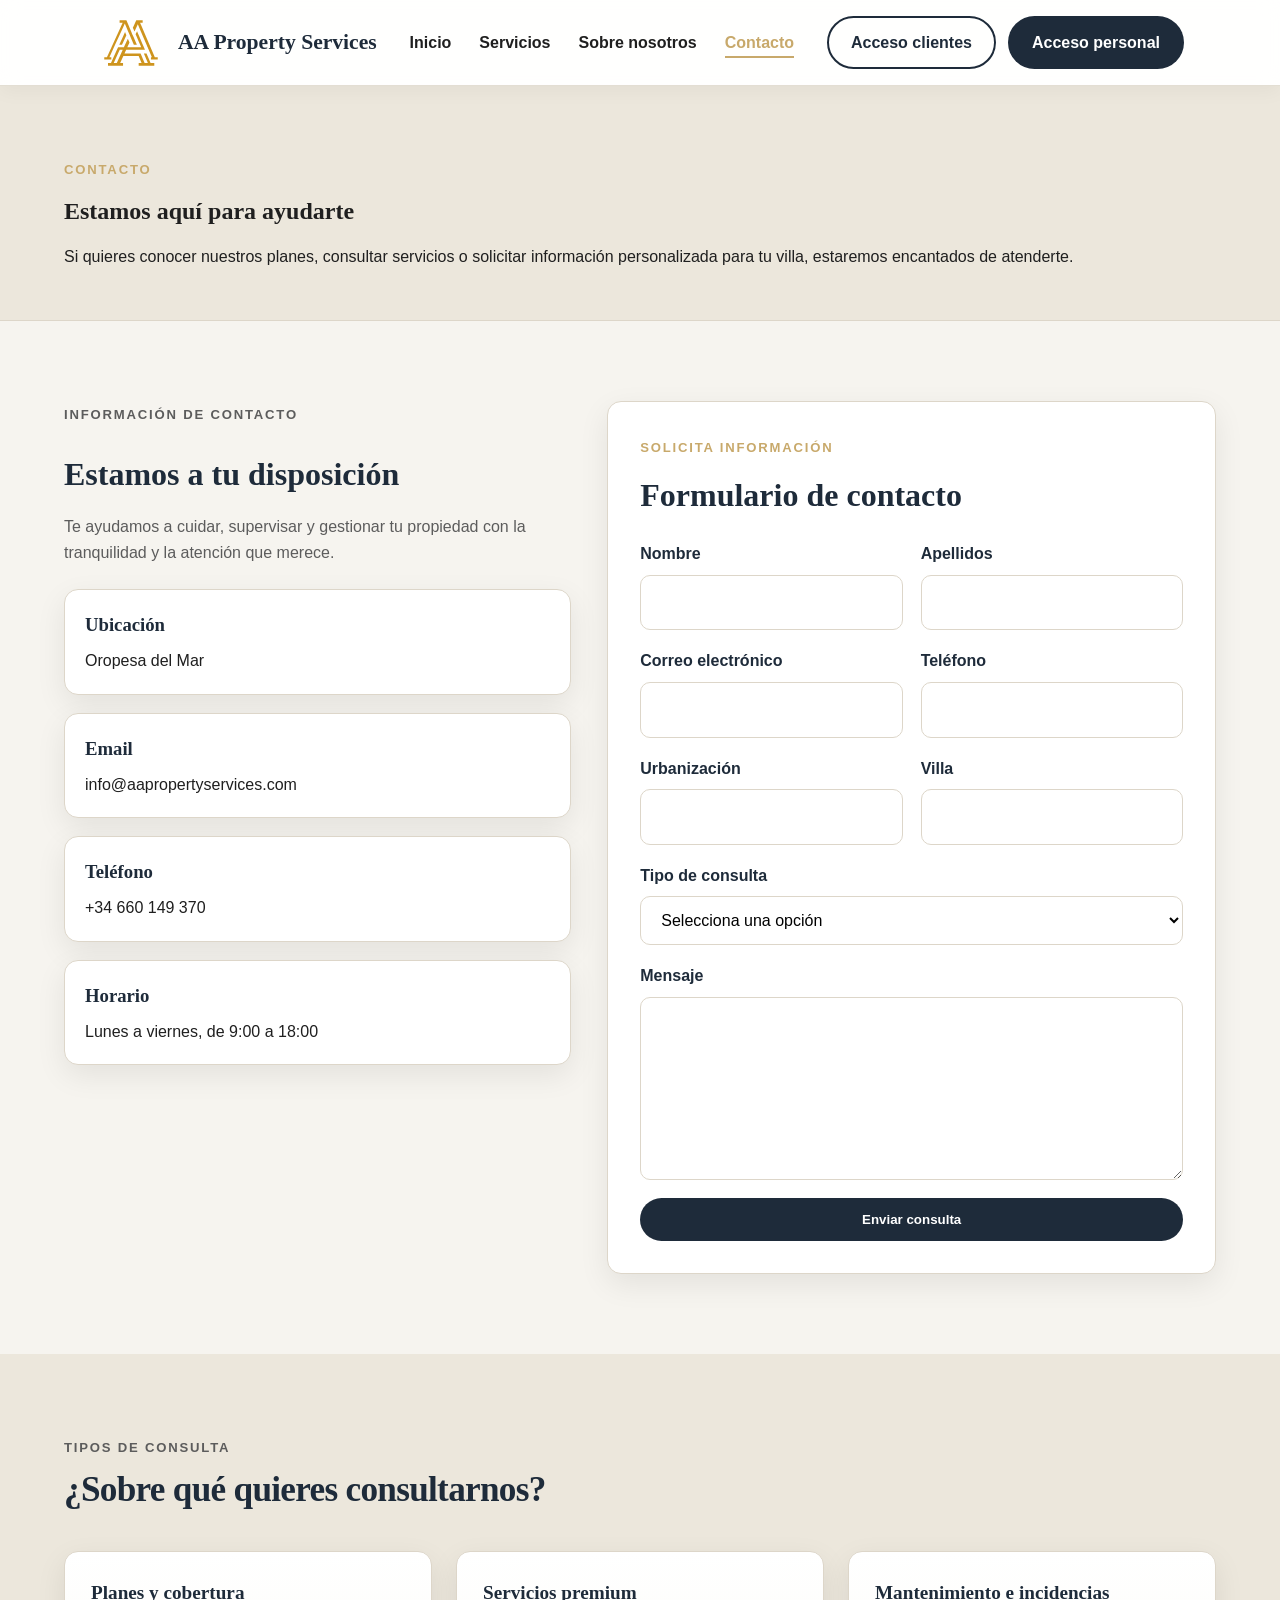
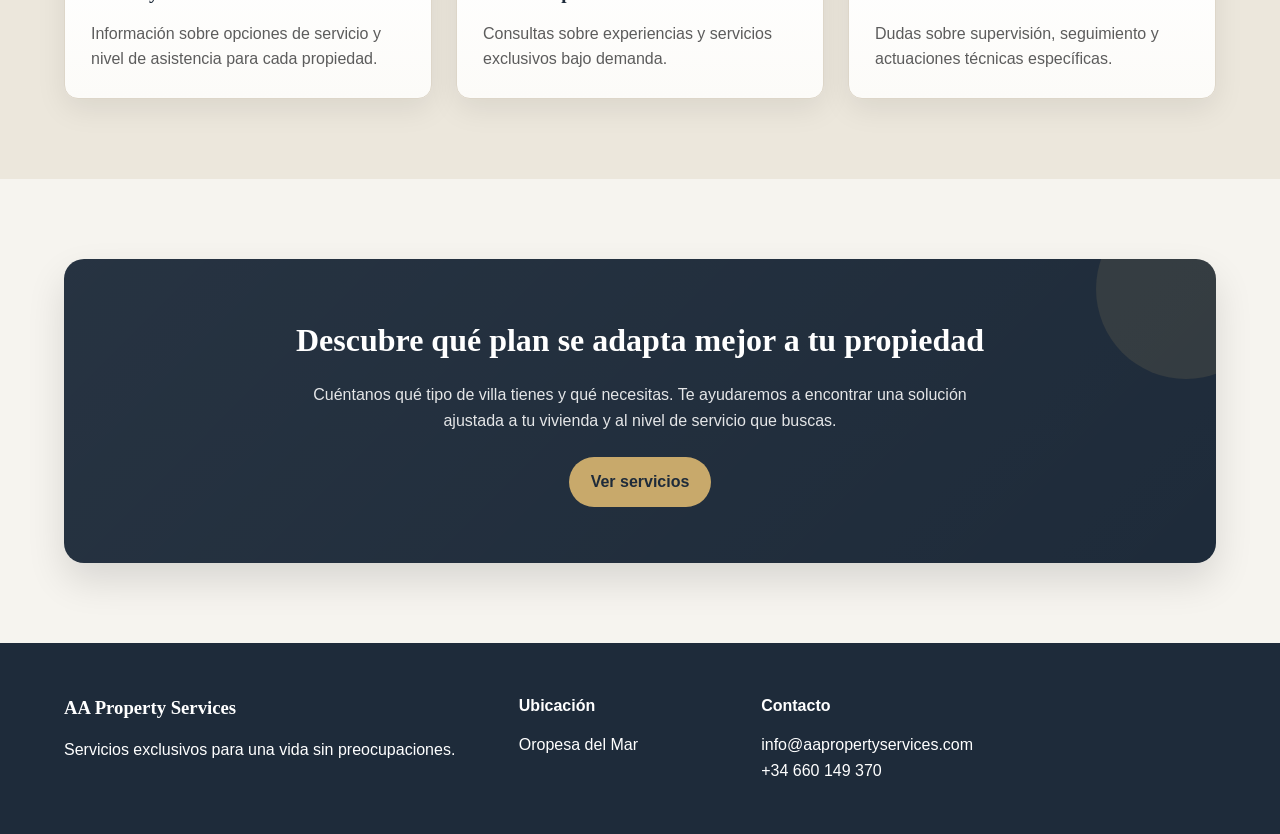
<file: web/contacto.html>
<!DOCTYPE html>
<html lang="es">
<head>
  <meta charset="UTF-8">
  <meta name="viewport" content="width=device-width, initial-scale=1.0">
  <title>AA Property Services | Contacto</title>
  <link rel="stylesheet" href="css/styles.css">
</head>
<body>
  <header class="site-header">
  <div class="container nav-container">

    <div class="nav-left">
      <a href="index.html" class="logo">
        <img src="assets/img/AAP-S.svg" alt="Logo AA Property Services">
      </a>
      <a href="index.html" class="brand">AA Property Services</a>
    </div>

    <button class="menu-toggle" aria-label="Abrir menú" aria-expanded="false">
      <span></span>
      <span></span>
      <span></span>
    </button>

    <nav class="main-nav">
      <ul>
        <li><a href="index.html" >Inicio</a></li>
        <li><a href="servicios.html">Servicios</a></li>
        <li><a href="sobre-nosotros.html">Sobre nosotros</a></li>
        <li><a href="contacto.html" class="active">Contacto</a></li>
      </ul>
    </nav>

    <div class="nav-buttons">
      <a href="login-clientes.html" class="btn btn-outline">Acceso clientes</a>
      <a href="login-personal.html" class="btn btn-primary">Acceso personal</a>
    </div>

  </div>
</header>

  <main>
    <section class="page-hero">
      <div class="container">
        <p class="eyebrow">Contacto</p>
        <h1>Estamos aquí para ayudarte</h1>
        <p>
          Si quieres conocer nuestros planes, consultar servicios o solicitar información
          personalizada para tu villa, estaremos encantados de atenderte.
        </p>
      </div>
    </section>

    <section class="section">
      <div class="container contact-grid">
        <div class="contact-info">
          <p class="eyebrow">Información de contacto</p>
          <h2>Estamos a tu disposición</h2>
          <p>
            Te ayudamos a cuidar, supervisar y gestionar tu propiedad con la tranquilidad y la
            atención que merece.
          </p>

          <div class="info-card">
            <h3>Ubicación</h3>
            <p>Oropesa del Mar</p>
          </div>

          <div class="info-card">
            <h3>Email</h3>
            <p>info@aapropertyservices.com</p>
          </div>

          <div class="info-card">
            <h3>Teléfono</h3>
            <p>+34 660 149 370</p>
          </div>

          <div class="info-card">
            <h3>Horario</h3>
            <p>Lunes a viernes, de 9:00 a 18:00</p>
          </div>
        </div>

        <div class="contact-form-box">
          <p class="eyebrow">Solicita información</p>
          <h2>Formulario de contacto</h2>

          <form class="contact-form">
            <div class="form-row">
              <div class="form-group">
                <label for="nombre">Nombre</label>
                <input type="text" id="nombre" name="nombre" required>
              </div>

              <div class="form-group">
                <label for="apellidos">Apellidos</label>
                <input type="text" id="apellidos" name="apellidos" required>
              </div>
            </div>

            <div class="form-row">
              <div class="form-group">
                <label for="email">Correo electrónico</label>
                <input type="email" id="email" name="email" required>
              </div>

              <div class="form-group">
                <label for="telefono">Teléfono</label>
                <input type="tel" id="telefono" name="telefono">
              </div>
            </div>

            <div class="form-row">
              <div class="form-group">
                <label for="urbanizacion">Urbanización</label>
                <input type="text" id="urbanizacion" name="urbanizacion">
              </div>

              <div class="form-group">
                <label for="villa">Villa</label>
                <input type="text" id="villa" name="villa">
              </div>
            </div>

            <div class="form-group">
              <label for="consulta">Tipo de consulta</label>
              <select id="consulta" name="consulta">
                <option value="">Selecciona una opción</option>
                <option>Información sobre planes</option>
                <option>Servicios premium</option>
                <option>Mantenimiento e incidencias</option>
                <option>Gestión de la propiedad</option>
                <option>Colaboraciones profesionales</option>
                <option>Consulta general</option>
              </select>
            </div>

            <div class="form-group">
              <label for="mensaje">Mensaje</label>
              <textarea id="mensaje" name="mensaje" rows="6" required></textarea>
            </div>

            <button type="submit" class="btn btn-primary">Enviar consulta</button>
          </form>
        </div>
      </div>
    </section>

    <section class="section section-alt">
      <div class="container">
        <div class="section-heading">
          <p class="eyebrow">Tipos de consulta</p>
          <h2>¿Sobre qué quieres consultarnos?</h2>
        </div>

        <div class="cards-3">
          <article class="card">
            <h3>Planes y cobertura</h3>
            <p>Información sobre opciones de servicio y nivel de asistencia para cada propiedad.</p>
          </article>

          <article class="card">
            <h3>Servicios premium</h3>
            <p>Consultas sobre experiencias y servicios exclusivos bajo demanda.</p>
          </article>

          <article class="card">
            <h3>Mantenimiento e incidencias</h3>
            <p>Dudas sobre supervisión, seguimiento y actuaciones técnicas específicas.</p>
          </article>
        </div>
      </div>
    </section>

    <section class="cta">
      <div class="container cta-box">
        <h2>Descubre qué plan se adapta mejor a tu propiedad</h2>
        <p>
          Cuéntanos qué tipo de villa tienes y qué necesitas. Te ayudaremos a encontrar una
          solución ajustada a tu vivienda y al nivel de servicio que buscas.
        </p>
        <a href="servicios.html" class="btn btn-primary">Ver servicios</a>
      </div>
    </section>
  </main>

  <footer class="site-footer">
    <div class="container footer-grid">
      <div>
        <h3>AA Property Services</h3>
        <p>Servicios exclusivos para una vida sin preocupaciones.</p>
      </div>

      <div>
        <h4>Ubicación</h4>
        <p>Oropesa del Mar</p>
      </div>

      <div>
        <h4>Contacto</h4>
        <p>info@aapropertyservices.com</p>
        <p>+34 660 149 370</p>
      </div>
    </div>
  </footer>

<script src="js/menu.js"></script>


</body>
</html>
</file>
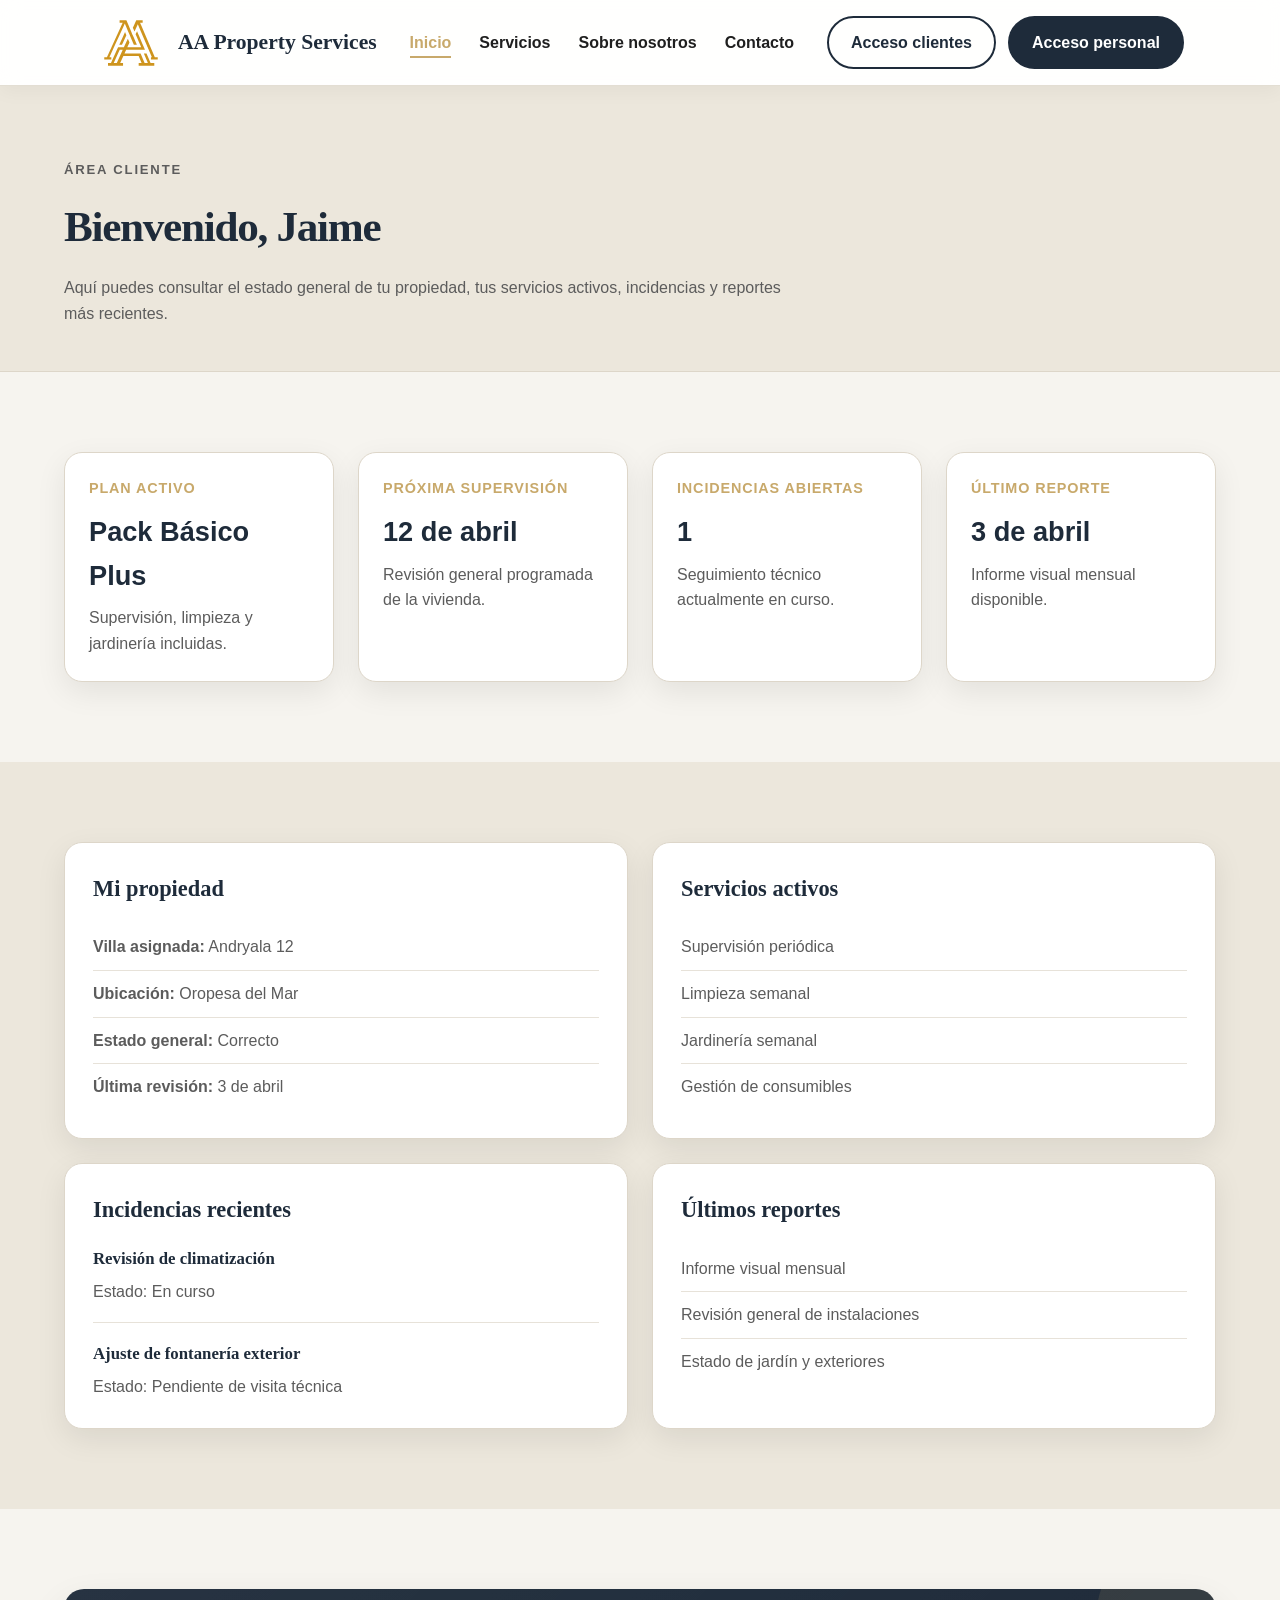
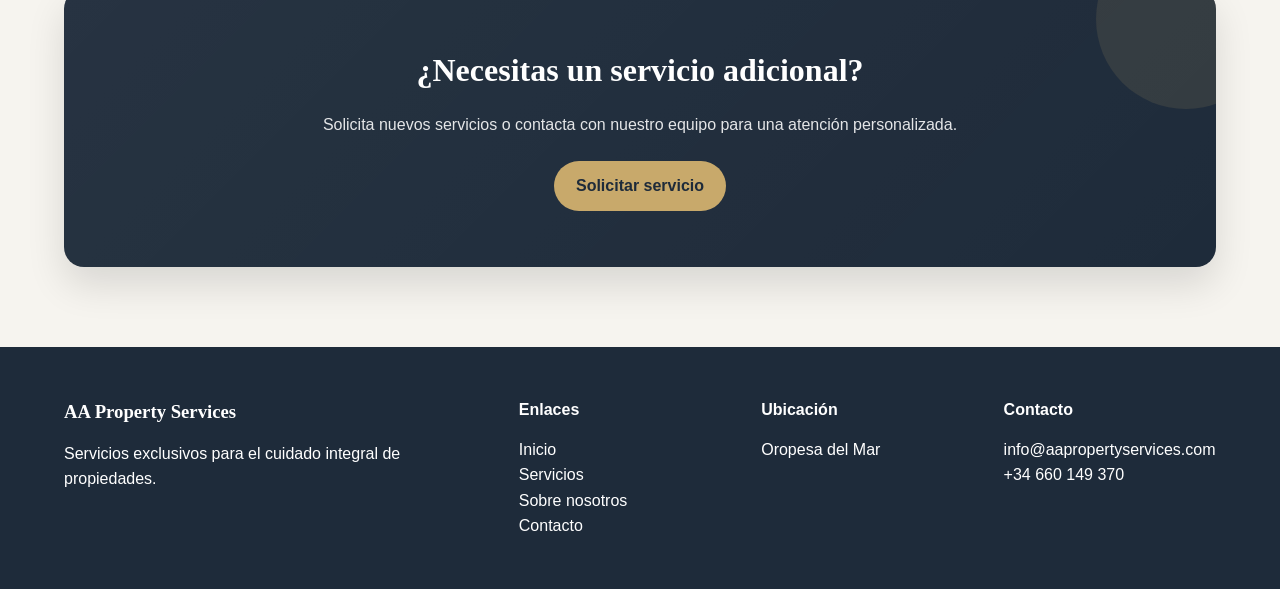
<file: web/panel-clientes.html>
<!DOCTYPE html>
<html lang="es">
<head>
  <meta charset="UTF-8">
  <meta name="viewport" content="width=device-width, initial-scale=1.0">
  <title>AA Property Services | Panel de clientes</title>
  <link rel="stylesheet" href="css/styles.css">
</head>
<body>
   <header class="site-header">
  <div class="container nav-container">

    <div class="nav-left">
      <a href="index.html" class="logo">
        <img src="assets/img/AAP-S.svg" alt="Logo AA Property Services">
      </a>
      <a href="index.html" class="brand">AA Property Services</a>
    </div>

    <button class="menu-toggle" aria-label="Abrir menú" aria-expanded="false">
      <span></span>
      <span></span>
      <span></span>
    </button>

    <nav class="main-nav">
      <ul>
        <li><a href="index.html" class="active">Inicio</a></li>
        <li><a href="servicios.html">Servicios</a></li>
        <li><a href="sobre-nosotros.html">Sobre nosotros</a></li>
        <li><a href="contacto.html">Contacto</a></li>
      </ul>
    </nav>

    <div class="nav-buttons">
      <a href="login-clientes.html" class="btn btn-outline">Acceso clientes</a>
      <a href="login-personal.html" class="btn btn-primary">Acceso personal</a>
    </div>

  </div>
</header>

  <main>
    <section class="dashboard-hero">
      <div class="container">
        <p class="eyebrow">Área cliente</p>
        <h1>Bienvenido, Jaime</h1>
        <p>
          Aquí puedes consultar el estado general de tu propiedad, tus servicios activos,
          incidencias y reportes más recientes.
        </p>
      </div>
    </section>

    <section class="section">
      <div class="container">
        <div class="dashboard-stats">
          <article class="dashboard-stat">
            <span class="stat-label">Plan activo</span>
            <strong>Pack Básico Plus</strong>
            <p>Supervisión, limpieza y jardinería incluidas.</p>
          </article>

          <article class="dashboard-stat">
            <span class="stat-label">Próxima supervisión</span>
            <strong>12 de abril</strong>
            <p>Revisión general programada de la vivienda.</p>
          </article>

          <article class="dashboard-stat">
            <span class="stat-label">Incidencias abiertas</span>
            <strong>1</strong>
            <p>Seguimiento técnico actualmente en curso.</p>
          </article>

          <article class="dashboard-stat">
            <span class="stat-label">Último reporte</span>
            <strong>3 de abril</strong>
            <p>Informe visual mensual disponible.</p>
          </article>
        </div>
      </div>
    </section>

    <section class="section section-alt">
      <div class="container dashboard-grid">
        <article class="dashboard-panel">
          <h2>Mi propiedad</h2>
          <ul class="dashboard-list">
            <li><strong>Villa asignada:</strong> Andryala 12</li>
            <li><strong>Ubicación:</strong> Oropesa del Mar</li>
            <li><strong>Estado general:</strong> Correcto</li>
            <li><strong>Última revisión:</strong> 3 de abril</li>
          </ul>
        </article>

        <article class="dashboard-panel">
          <h2>Servicios activos</h2>
          <ul class="dashboard-list">
            <li>Supervisión periódica</li>
            <li>Limpieza semanal</li>
            <li>Jardinería semanal</li>
            <li>Gestión de consumibles</li>
          </ul>
        </article>

        <article class="dashboard-panel">
          <h2>Incidencias recientes</h2>
          <div class="dashboard-item">
            <h3>Revisión de climatización</h3>
            <p>Estado: En curso</p>
          </div>
          <div class="dashboard-item">
            <h3>Ajuste de fontanería exterior</h3>
            <p>Estado: Pendiente de visita técnica</p>
          </div>
        </article>

        <article class="dashboard-panel">
          <h2>Últimos reportes</h2>
          <ul class="dashboard-list">
            <li>Informe visual mensual</li>
            <li>Revisión general de instalaciones</li>
            <li>Estado de jardín y exteriores</li>
          </ul>
        </article>
      </div>
    </section>

    <section class="cta">
      <div class="container cta-box">
        <h2>¿Necesitas un servicio adicional?</h2>
        <p>
          Solicita nuevos servicios o contacta con nuestro equipo para una atención personalizada.
        </p>
        <a href="contacto.html" class="btn btn-primary">Solicitar servicio</a>
      </div>
    </section>
  </main>

  <footer class="site-footer">
    <div class="container footer-grid">
      <div>
        <h3>AA Property Services</h3>
        <p>Servicios exclusivos para el cuidado integral de propiedades.</p>
      </div>

      <div>
        <h4>Enlaces</h4>
        <ul>
          <li><a href="index.html">Inicio</a></li>
          <li><a href="servicios.html">Servicios</a></li>
          <li><a href="sobre-nosotros.html">Sobre nosotros</a></li>
          <li><a href="contacto.html">Contacto</a></li>
        </ul>
      </div>

      <div>
        <h4>Ubicación</h4>
        <p>Oropesa del Mar</p>
      </div>

      <div>
        <h4>Contacto</h4>
        <p>info@aapropertyservices.com</p>
        <p>+34 660 149 370</p>
      </div>
    </div>
  </footer>

<script src="js/menu.js"></script>

</body>
</html>
</file>
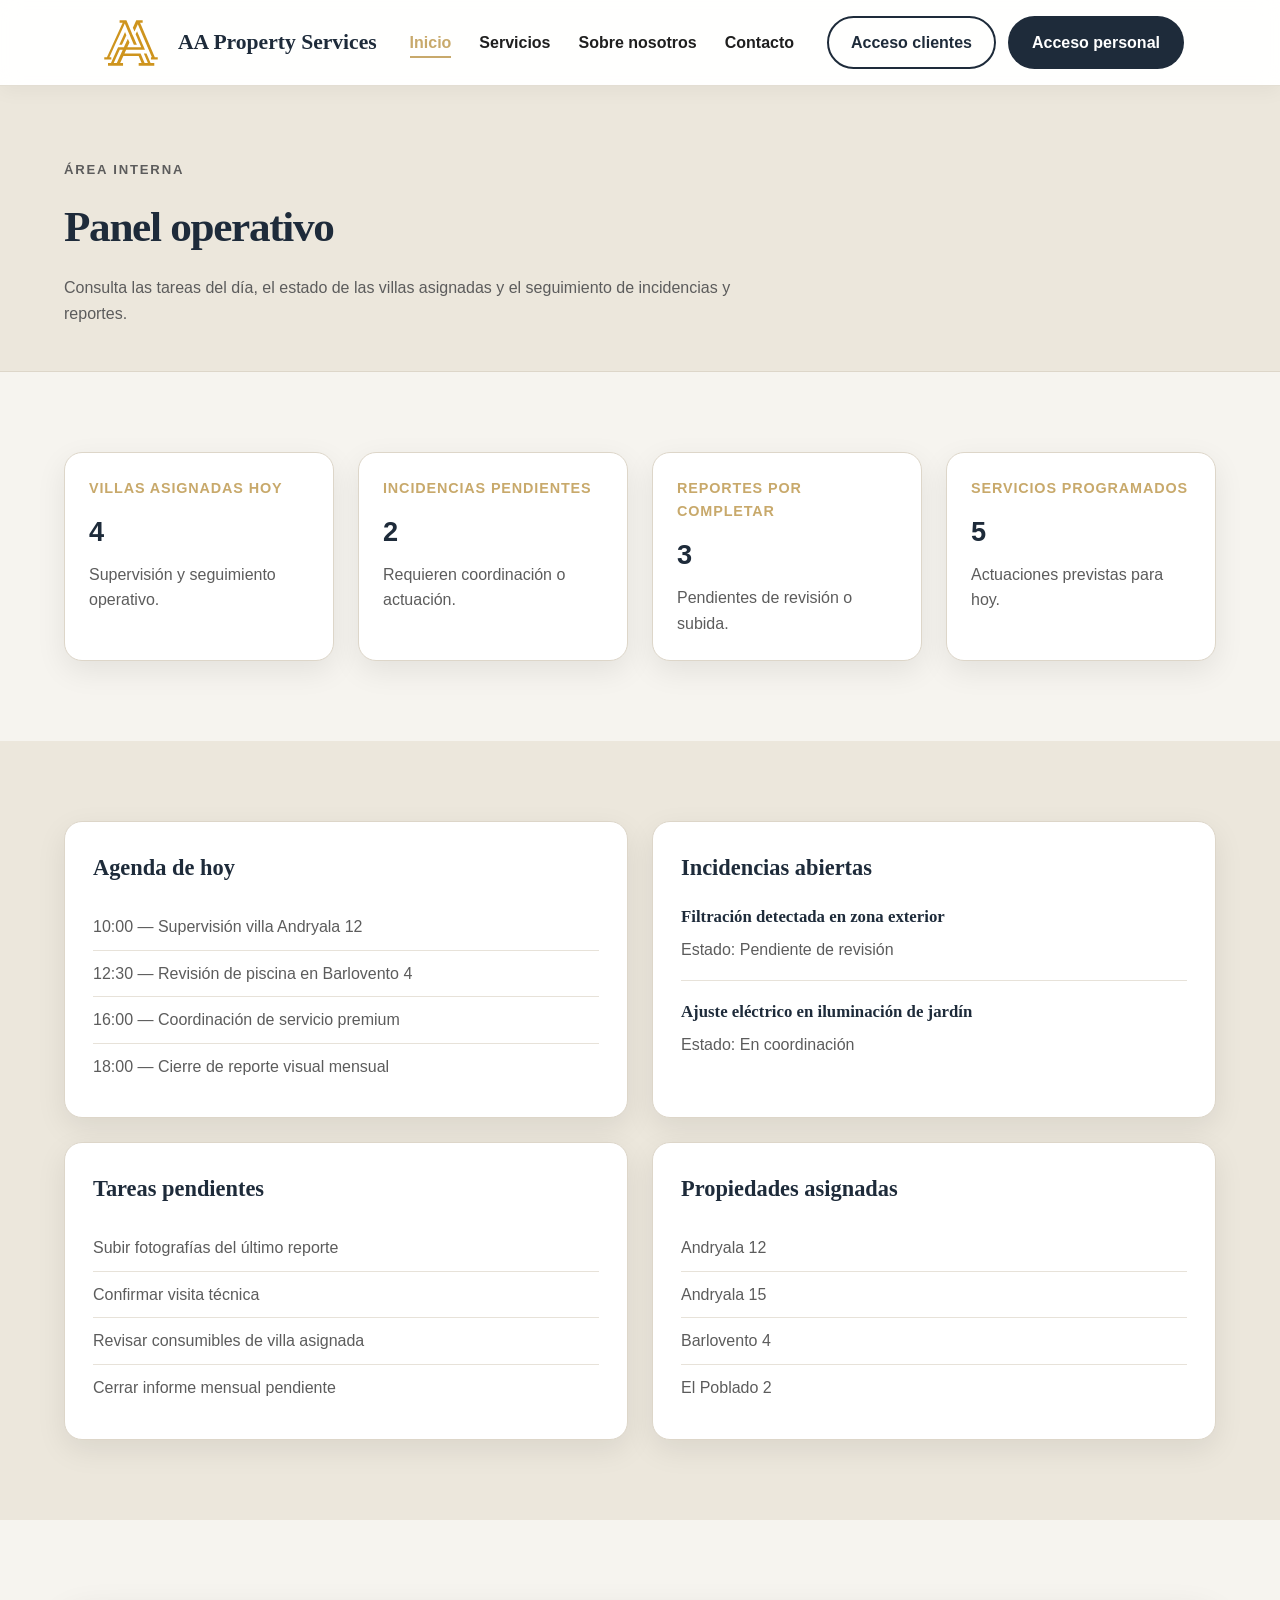
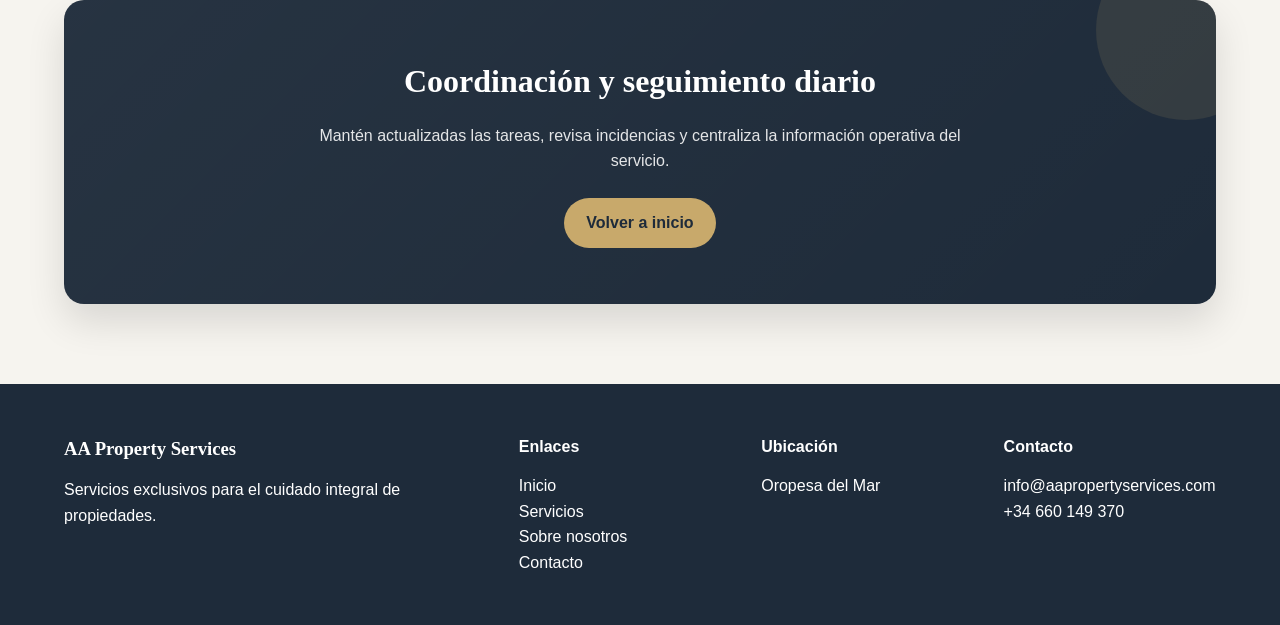
<file: web/panel-personal.html>
<!DOCTYPE html>
<html lang="es">
<head>
  <meta charset="UTF-8">
  <meta name="viewport" content="width=device-width, initial-scale=1.0">
  <title>AA Property Services | Panel operativo</title>
  <link rel="stylesheet" href="css/styles.css">
</head>
<body>
  <header class="site-header">
  <div class="container nav-container">

    <div class="nav-left">
      <a href="index.html" class="logo">
        <img src="assets/img/AAP-S.svg" alt="Logo AA Property Services">
      </a>
      <a href="index.html" class="brand">AA Property Services</a>
    </div>

    <button class="menu-toggle" aria-label="Abrir menú" aria-expanded="false">
      <span></span>
      <span></span>
      <span></span>
    </button>

    <nav class="main-nav">
      <ul>
        <li><a href="index.html" class="active">Inicio</a></li>
        <li><a href="servicios.html">Servicios</a></li>
        <li><a href="sobre-nosotros.html">Sobre nosotros</a></li>
        <li><a href="contacto.html">Contacto</a></li>
      </ul>
    </nav>

    <div class="nav-buttons">
      <a href="login-clientes.html" class="btn btn-outline">Acceso clientes</a>
      <a href="login-personal.html" class="btn btn-primary">Acceso personal</a>
    </div>

  </div>
</header>

  <main>
    <section class="dashboard-hero">
      <div class="container">
        <p class="eyebrow">Área interna</p>
        <h1>Panel operativo</h1>
        <p>
          Consulta las tareas del día, el estado de las villas asignadas y el seguimiento de
          incidencias y reportes.
        </p>
      </div>
    </section>

    <section class="section">
      <div class="container">
        <div class="dashboard-stats">
          <article class="dashboard-stat">
            <span class="stat-label">Villas asignadas hoy</span>
            <strong>4</strong>
            <p>Supervisión y seguimiento operativo.</p>
          </article>

          <article class="dashboard-stat">
            <span class="stat-label">Incidencias pendientes</span>
            <strong>2</strong>
            <p>Requieren coordinación o actuación.</p>
          </article>

          <article class="dashboard-stat">
            <span class="stat-label">Reportes por completar</span>
            <strong>3</strong>
            <p>Pendientes de revisión o subida.</p>
          </article>

          <article class="dashboard-stat">
            <span class="stat-label">Servicios programados</span>
            <strong>5</strong>
            <p>Actuaciones previstas para hoy.</p>
          </article>
        </div>
      </div>
    </section>

    <section class="section section-alt">
      <div class="container dashboard-grid">
        <article class="dashboard-panel">
          <h2>Agenda de hoy</h2>
          <ul class="dashboard-list">
            <li>10:00 — Supervisión villa Andryala 12</li>
            <li>12:30 — Revisión de piscina en Barlovento 4</li>
            <li>16:00 — Coordinación de servicio premium</li>
            <li>18:00 — Cierre de reporte visual mensual</li>
          </ul>
        </article>

        <article class="dashboard-panel">
          <h2>Incidencias abiertas</h2>
          <div class="dashboard-item">
            <h3>Filtración detectada en zona exterior</h3>
            <p>Estado: Pendiente de revisión</p>
          </div>
          <div class="dashboard-item">
            <h3>Ajuste eléctrico en iluminación de jardín</h3>
            <p>Estado: En coordinación</p>
          </div>
        </article>

        <article class="dashboard-panel">
          <h2>Tareas pendientes</h2>
          <ul class="dashboard-list">
            <li>Subir fotografías del último reporte</li>
            <li>Confirmar visita técnica</li>
            <li>Revisar consumibles de villa asignada</li>
            <li>Cerrar informe mensual pendiente</li>
          </ul>
        </article>

        <article class="dashboard-panel">
          <h2>Propiedades asignadas</h2>
          <ul class="dashboard-list">
            <li>Andryala 12</li>
            <li>Andryala 15</li>
            <li>Barlovento 4</li>
            <li>El Poblado 2</li>
          </ul>
        </article>
      </div>
    </section>

    <section class="cta">
      <div class="container cta-box">
        <h2>Coordinación y seguimiento diario</h2>
        <p>
          Mantén actualizadas las tareas, revisa incidencias y centraliza la información operativa del servicio.
        </p>
        <a href="index.html" class="btn btn-primary">Volver a inicio</a>
      </div>
    </section>
  </main>

  <footer class="site-footer">
    <div class="container footer-grid">
      <div>
        <h3>AA Property Services</h3>
        <p>Servicios exclusivos para el cuidado integral de propiedades.</p>
      </div>

      <div>
        <h4>Enlaces</h4>
        <ul>
          <li><a href="index.html">Inicio</a></li>
          <li><a href="servicios.html">Servicios</a></li>
          <li><a href="sobre-nosotros.html">Sobre nosotros</a></li>
          <li><a href="contacto.html">Contacto</a></li>
        </ul>
      </div>

      <div>
        <h4>Ubicación</h4>
        <p>Oropesa del Mar</p>
      </div>

      <div>
        <h4>Contacto</h4>
        <p>info@aapropertyservices.com</p>
        <p>+34 660 149 370</p>
      </div>
    </div>
  </footer>

<script src="js/menu.js"></script>

</body>
</html>
</file>
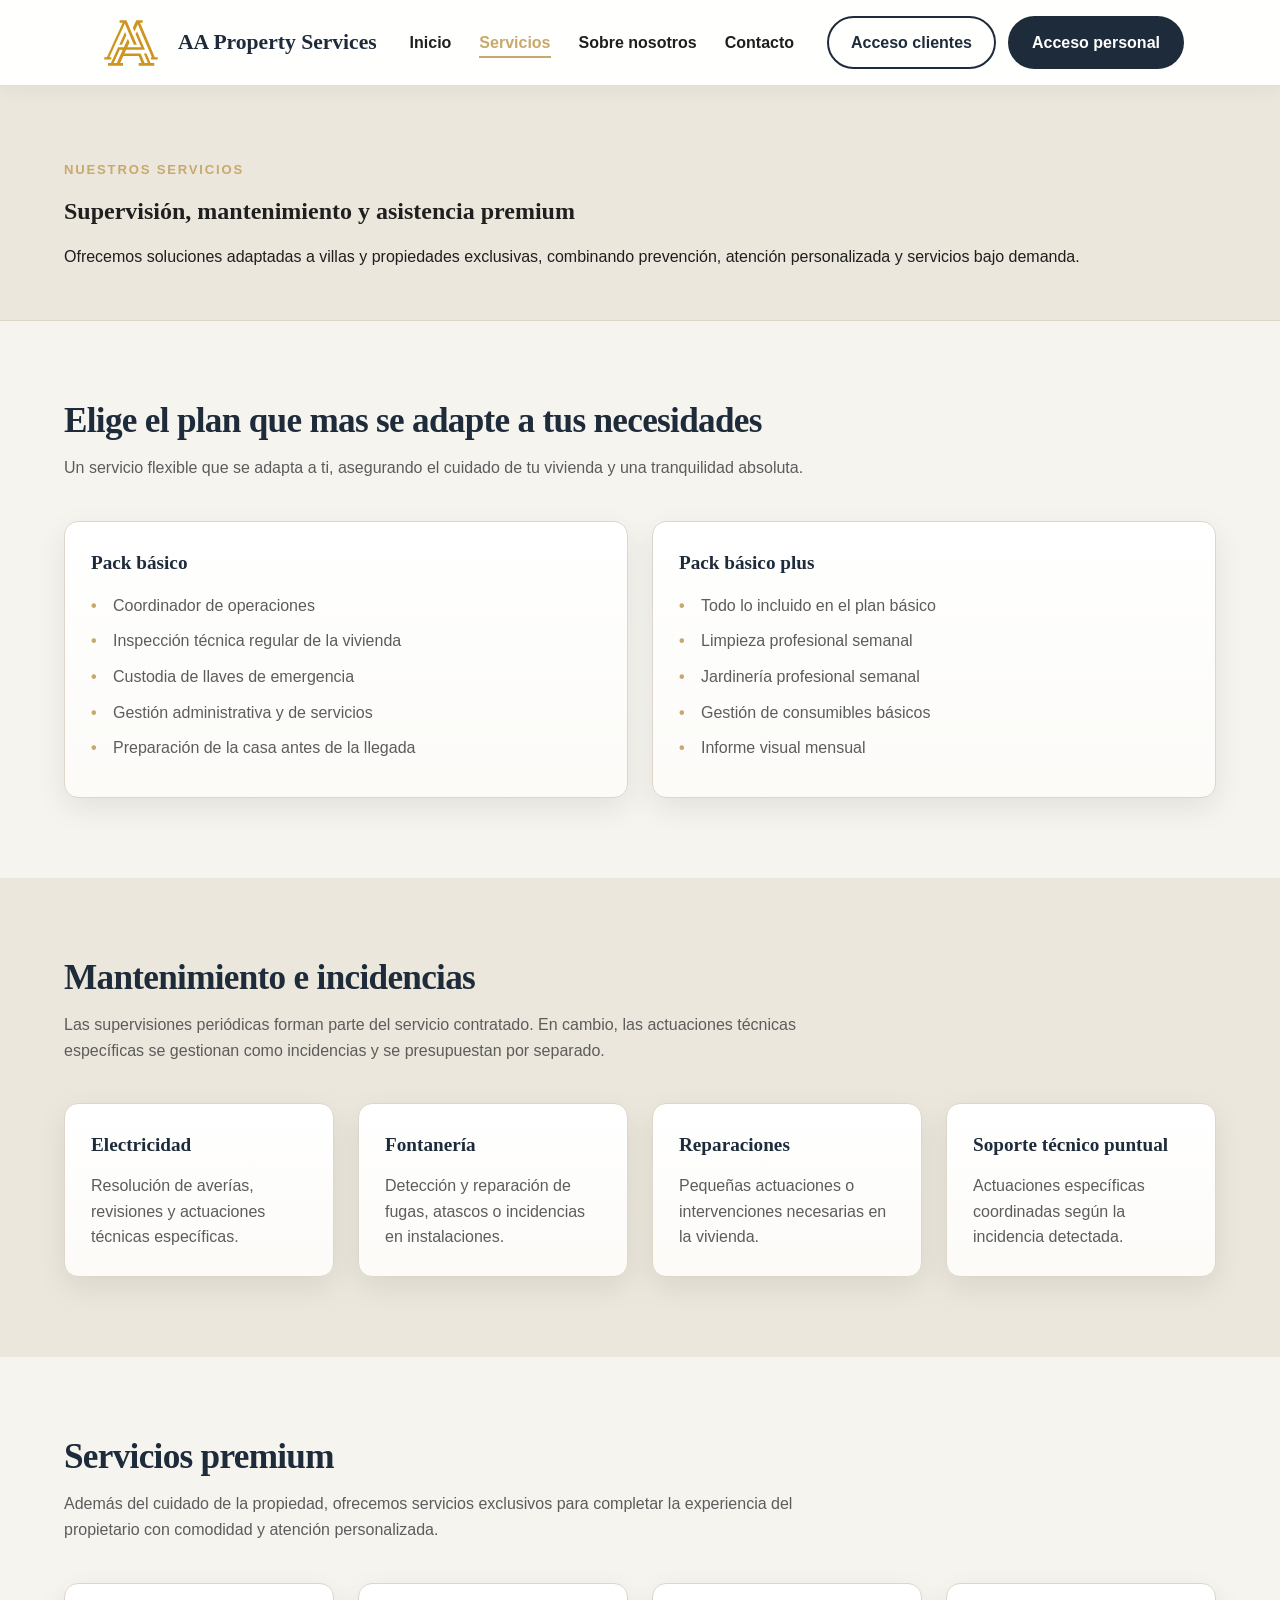
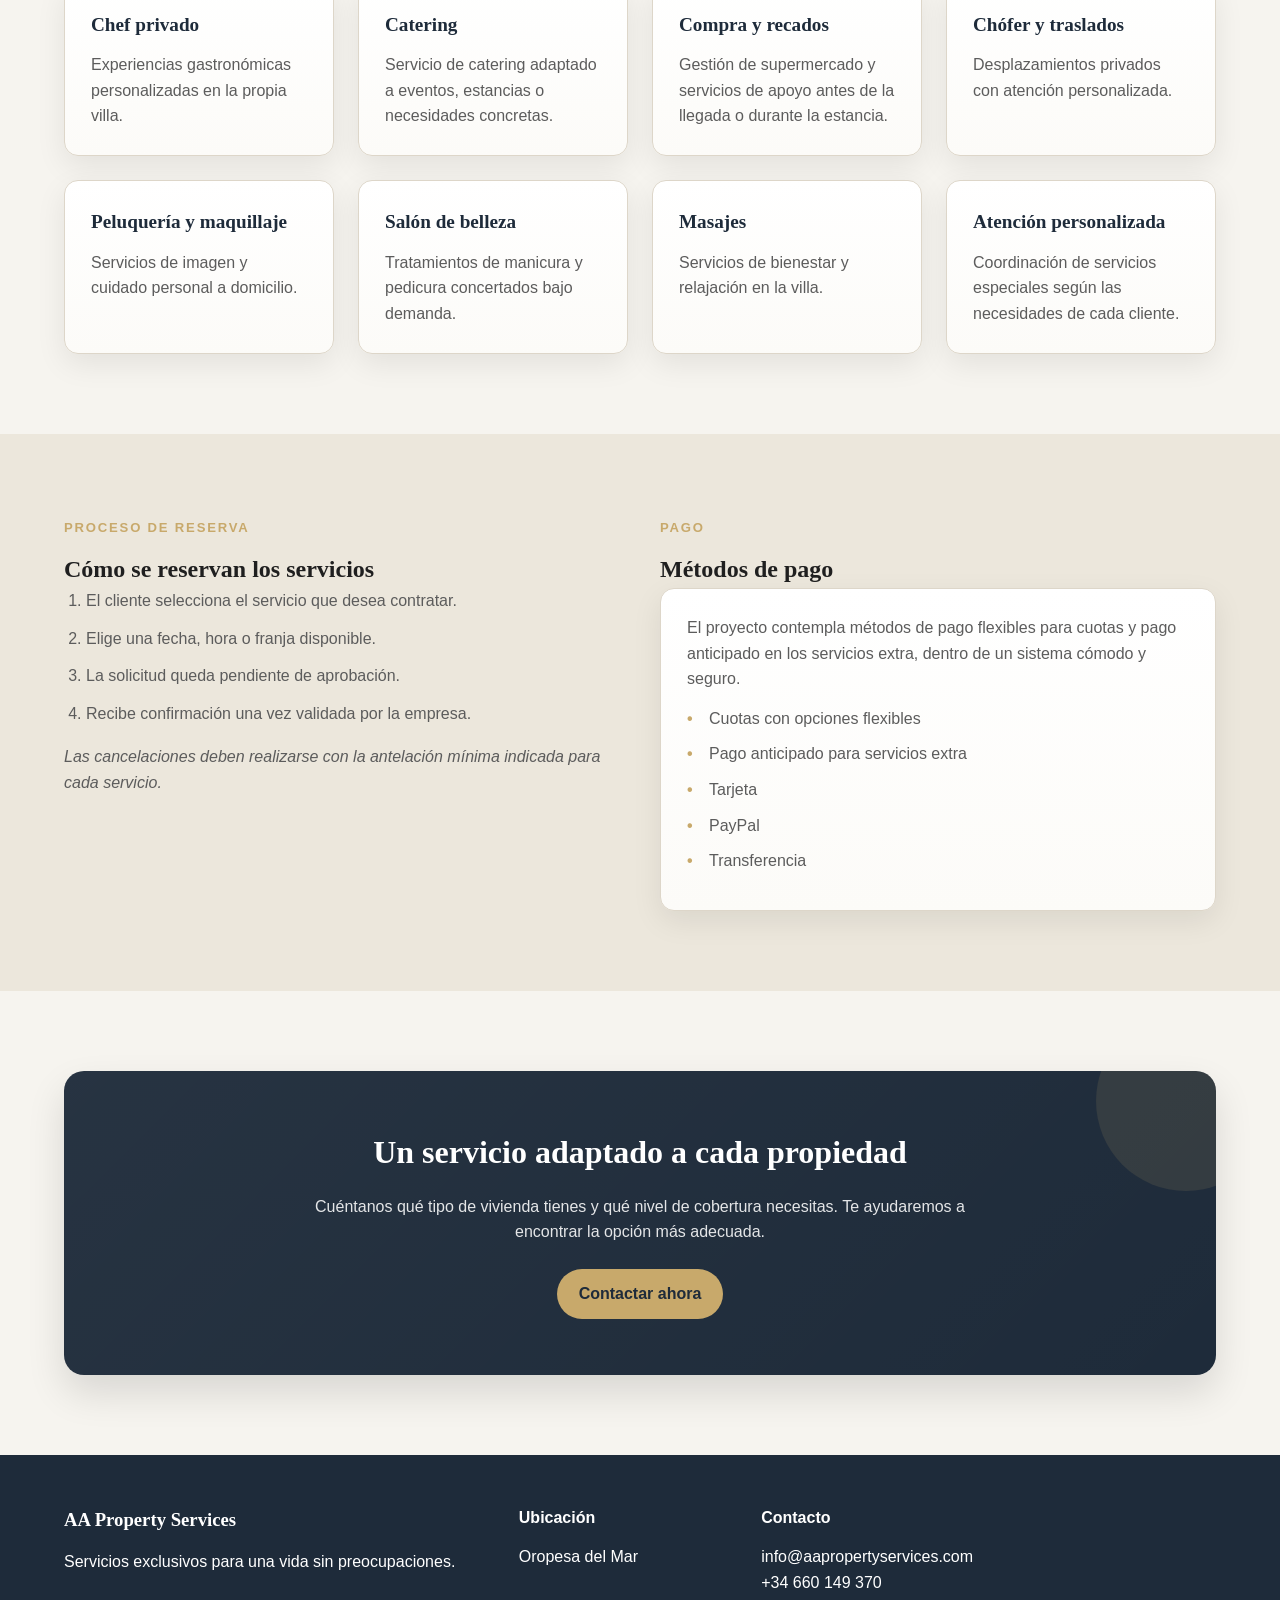
<file: web/servicios.html>
<!DOCTYPE html>
<html lang="es">
<head>
  <meta charset="UTF-8">
  <meta name="viewport" content="width=device-width, initial-scale=1.0">
  <title>AA Property Services | Servicios</title>
  <link rel="stylesheet" href="css/styles.css">
</head>
<body>
  <header class="site-header">
  <div class="container nav-container">

    <div class="nav-left">
      <a href="index.html" class="logo">
        <img src="assets/img/AAP-S.svg" alt="Logo AA Property Services">
      </a>
      <a href="index.html" class="brand">AA Property Services</a>
    </div>

    <button class="menu-toggle" aria-label="Abrir menú" aria-expanded="false">
      <span></span>
      <span></span>
      <span></span>
    </button>

    <nav class="main-nav">
      <ul>
        <li><a href="index.html" >Inicio</a></li>
        <li><a href="servicios.html" class="active">Servicios</a></li>
        <li><a href="sobre-nosotros.html">Sobre nosotros</a></li>
        <li><a href="contacto.html">Contacto</a></li>
      </ul>
    </nav>

    <div class="nav-buttons">
      <a href="login-clientes.html" class="btn btn-outline">Acceso clientes</a>
      <a href="login-personal.html" class="btn btn-primary">Acceso personal</a>
    </div>

  </div>
</header>

  <main>
    <section class="page-hero">
      <div class="container">
        <p class="eyebrow">Nuestros servicios</p>
        <h1>Supervisión, mantenimiento y asistencia premium</h1>
        <p>
          Ofrecemos soluciones adaptadas a villas y propiedades exclusivas, combinando prevención,
          atención personalizada y servicios bajo demanda.
        </p>
      </div>
    </section>

    <section class="section">
      <div class="container">
        <div class="section-heading">
          <h2>Elige el plan que mas se adapte a tus necesidades</h2>
          <p>
            Un servicio flexible que se adapta a ti, asegurando el cuidado de tu vivienda y una tranquilidad absoluta.
          </p>
        </div>

        <div class="cards-2">
          <article class="card">
            <h3>Pack básico</h3>
            <ul class="custom-list">
              <li>Coordinador de operaciones</li>
              <li>Inspección técnica regular de la vivienda</li>
              <li>Custodia de llaves de emergencia</li>
              <li>Gestión administrativa y de servicios</li>
              <li>Preparación de la casa antes de la llegada</li>
            </ul>
          </article>

          <article class="card">
            <h3>Pack básico plus</h3>
            <ul class="custom-list">
              <li>Todo lo incluido en el plan básico</li>
              <li>Limpieza profesional semanal</li>
              <li>Jardinería profesional semanal</li>
              <li>Gestión de consumibles básicos</li>
              <li>Informe visual mensual</li>
            </ul>
          </article>
        </div>
      </div>
    </section>

    <section class="section section-alt">
      <div class="container">
        <div class="section-heading">
          <h2>Mantenimiento e incidencias</h2>
          <p>
            Las supervisiones periódicas forman parte del servicio contratado. En cambio, las
            actuaciones técnicas específicas se gestionan como incidencias y se presupuestan por
            separado.
          </p>
        </div>

        <div class="cards-4">
          <article class="card">
            <h3>Electricidad</h3>
            <p>Resolución de averías, revisiones y actuaciones técnicas específicas.</p>
          </article>

          <article class="card">
            <h3>Fontanería</h3>
            <p>Detección y reparación de fugas, atascos o incidencias en instalaciones.</p>
          </article>

          <article class="card">
            <h3>Reparaciones</h3>
            <p>Pequeñas actuaciones o intervenciones necesarias en la vivienda.</p>
          </article>

          <article class="card">
            <h3>Soporte técnico puntual</h3>
            <p>Actuaciones específicas coordinadas según la incidencia detectada.</p>
          </article>
        </div>
      </div>
    </section>

    <section class="section">
      <div class="container">
        <div class="section-heading">
          <h2>Servicios premium</h2>
          <p>
            Además del cuidado de la propiedad, ofrecemos servicios exclusivos para completar la
            experiencia del propietario con comodidad y atención personalizada.
          </p>
        </div>

        <div class="cards-4">
          <article class="card">
            <h3>Chef privado</h3>
            <p>Experiencias gastronómicas personalizadas en la propia villa.</p>
          </article>

          <article class="card">
            <h3>Catering</h3>
            <p>Servicio de catering adaptado a eventos, estancias o necesidades concretas.</p>
          </article>

          <article class="card">
            <h3>Compra y recados</h3>
            <p>Gestión de supermercado y servicios de apoyo antes de la llegada o durante la estancia.</p>
          </article>

          <article class="card">
            <h3>Chófer y traslados</h3>
            <p>Desplazamientos privados con atención personalizada.</p>
          </article>

          <article class="card">
            <h3>Peluquería y maquillaje</h3>
            <p>Servicios de imagen y cuidado personal a domicilio.</p>
          </article>

          <article class="card">
            <h3>Salón de belleza</h3>
            <p>Tratamientos de manicura y pedicura concertados bajo demanda.</p>
          </article>

          <article class="card">
            <h3>Masajes</h3>
            <p>Servicios de bienestar y relajación en la villa.</p>
          </article>

          <article class="card">
            <h3>Atención personalizada</h3>
            <p>Coordinación de servicios especiales según las necesidades de cada cliente.</p>
          </article>
        </div>
      </div>
    </section>

    <section class="section section-alt">
      <div class="container two-columns">
        <div>
          <p class="eyebrow">Proceso de reserva</p>
          <h2>Cómo se reservan los servicios</h2>
          <ol class="ordered-list">
            <li>El cliente selecciona el servicio que desea contratar.</li>
            <li>Elige una fecha, hora o franja disponible.</li>
            <li>La solicitud queda pendiente de aprobación.</li>
            <li>Recibe confirmación una vez validada por la empresa.</li>
          </ol>
          <p class="note">
            Las cancelaciones deben realizarse con la antelación mínima indicada para cada servicio.
          </p>
        </div>

        <div>
          <p class="eyebrow">Pago</p>
          <h2>Métodos de pago</h2>
          <div class="card">
            <p>
              El proyecto contempla métodos de pago flexibles para cuotas y pago anticipado en los
              servicios extra, dentro de un sistema cómodo y seguro.
            </p>
            <ul class="custom-list">
              <li>Cuotas con opciones flexibles</li>
              <li>Pago anticipado para servicios extra</li>
              <li>Tarjeta</li>
              <li>PayPal</li>
              <li>Transferencia</li>
            </ul>
          </div>
        </div>
      </div>
    </section>

    <section class="cta">
      <div class="container cta-box">
        <h2>Un servicio adaptado a cada propiedad</h2>
        <p>
          Cuéntanos qué tipo de vivienda tienes y qué nivel de cobertura necesitas. Te ayudaremos a
          encontrar la opción más adecuada.
        </p>
        <a href="contacto.html" class="btn btn-primary">Contactar ahora</a>
      </div>
    </section>
  </main>

  <footer class="site-footer">
    <div class="container footer-grid">
      <div>
        <h3>AA Property Services</h3>
        <p>Servicios exclusivos para una vida sin preocupaciones.</p>
      </div>

      <div>
        <h4>Ubicación</h4>
        <p>Oropesa del Mar</p>
      </div>

      <div>
        <h4>Contacto</h4>
        <p>info@aapropertyservices.com</p>
        <p>+34 660 149 370</p>
      </div>
    </div>
  </footer>

  <script src="js/menu.js"></script>

</body>
</html>
</file>
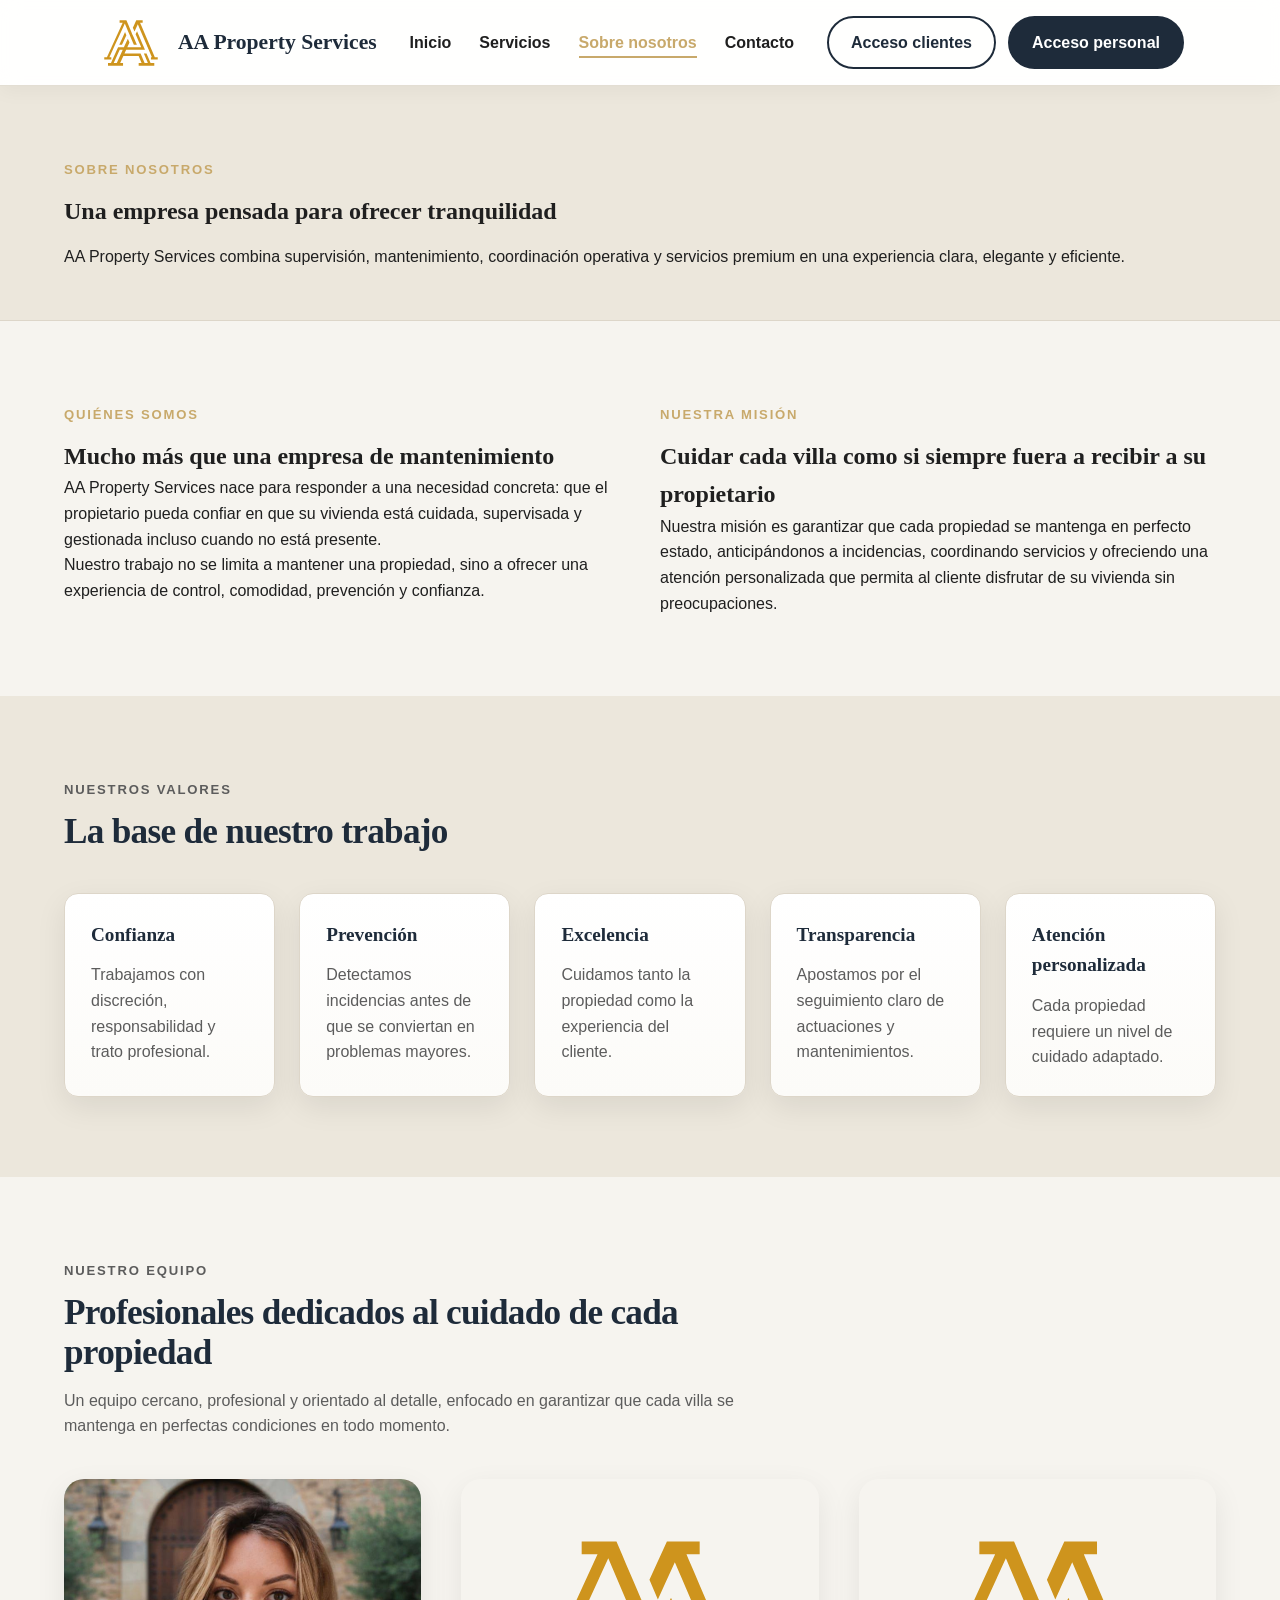
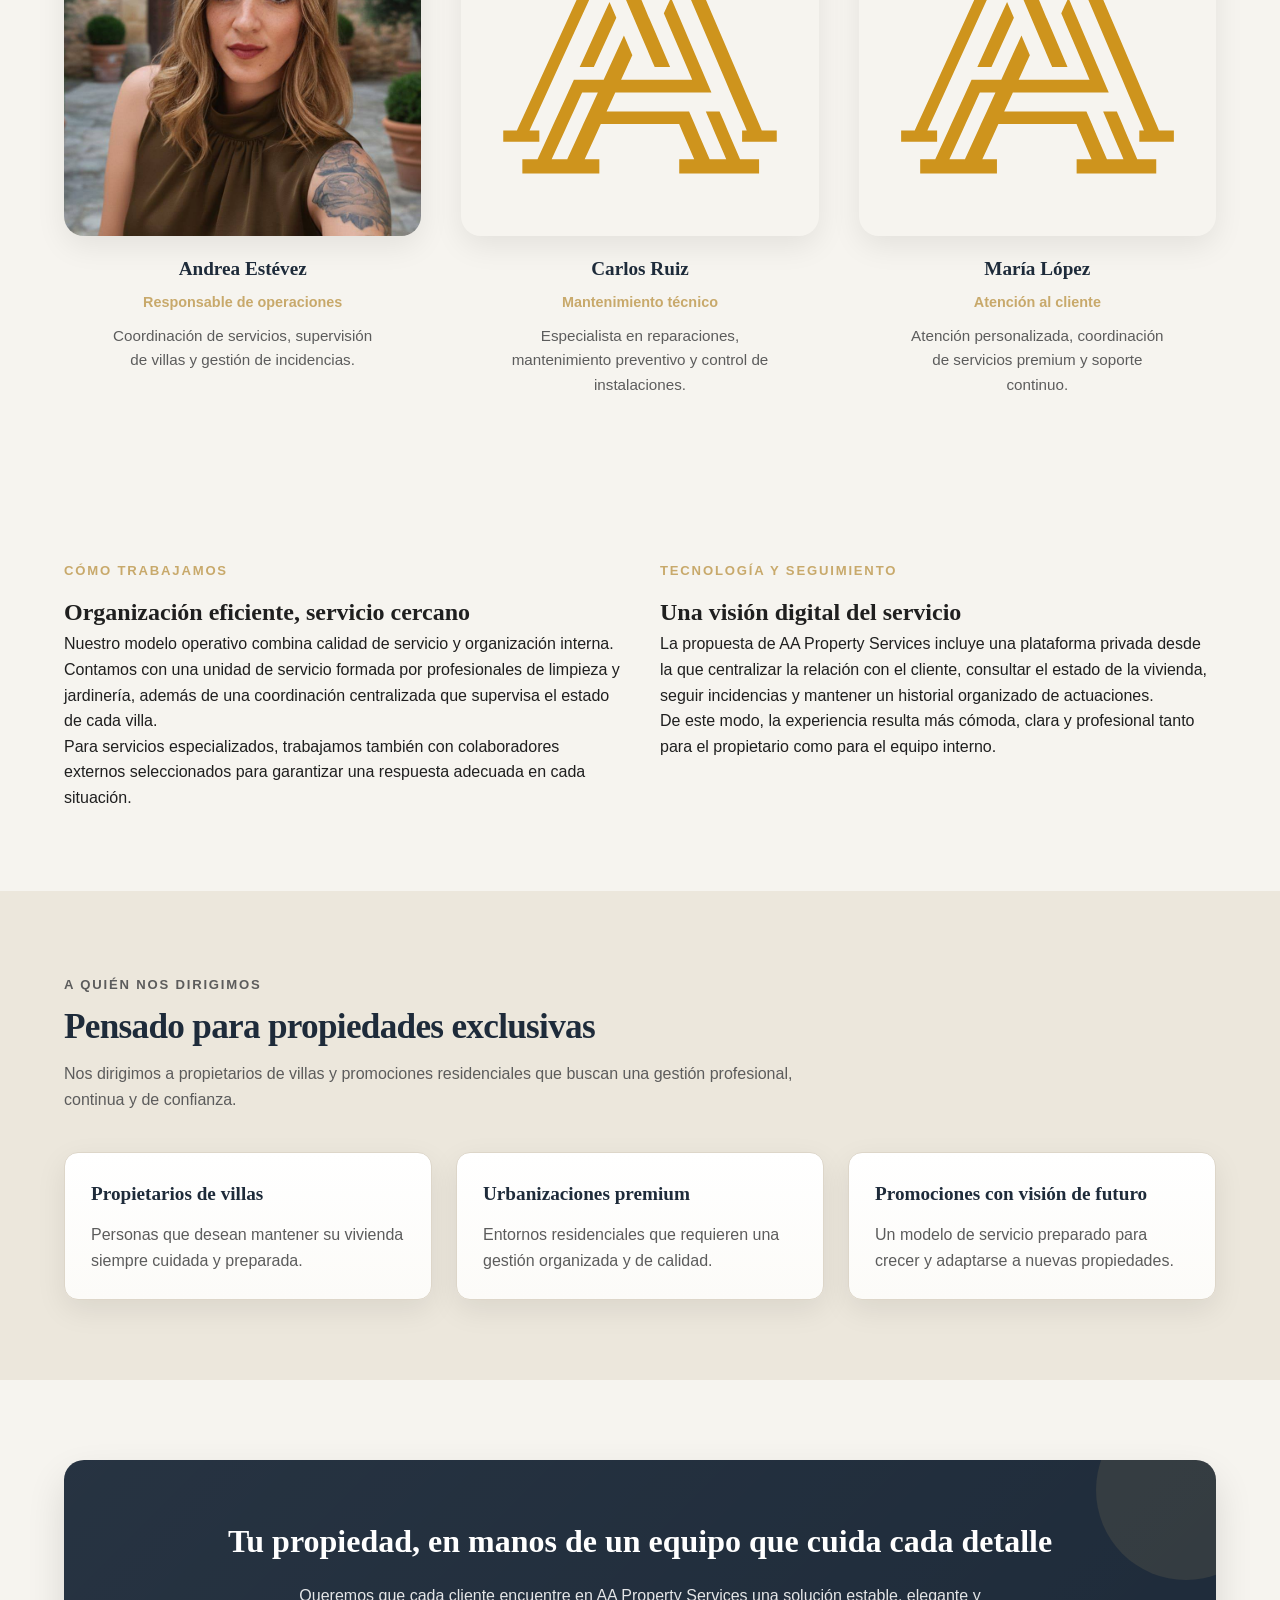
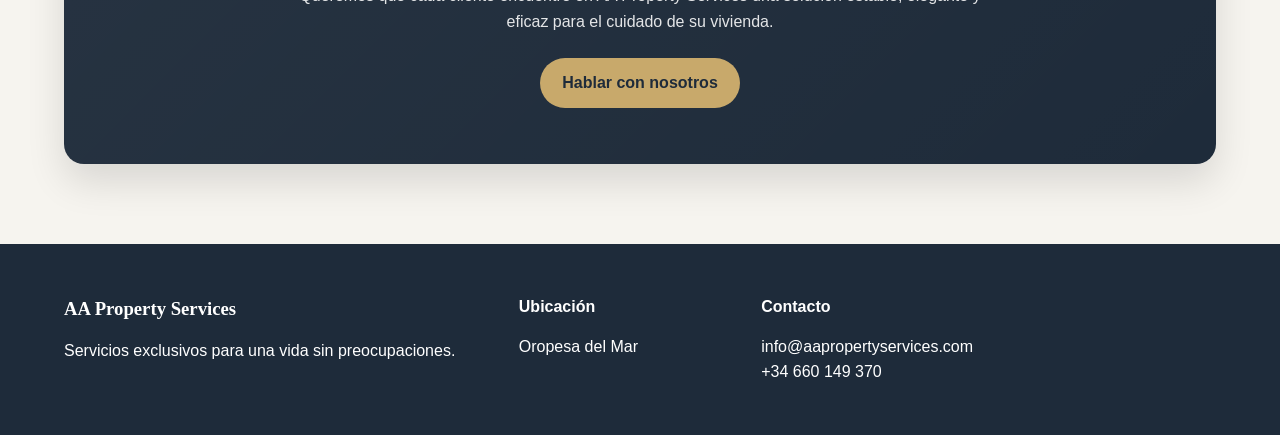
<file: web/sobre-nosotros.html>
<!DOCTYPE html>
<html lang="es">
<head>
  <meta charset="UTF-8">
  <meta name="viewport" content="width=device-width, initial-scale=1.0">
  <title>AA Property Services | Sobre nosotros</title>
  <link rel="stylesheet" href="css/styles.css">
</head>
<body>
    <header class="site-header">
  <div class="container nav-container">

    <div class="nav-left">
      <a href="index.html" class="logo">
        <img src="assets/img/AAP-S.svg" alt="Logo AA Property Services">
      </a>
      <a href="index.html" class="brand">AA Property Services</a>
    </div>

    <button class="menu-toggle" aria-label="Abrir menú" aria-expanded="false">
      <span></span>
      <span></span>
      <span></span>
    </button>

    <nav class="main-nav">
      <ul>
        <li><a href="index.html" >Inicio</a></li>
        <li><a href="servicios.html">Servicios</a></li>
        <li><a href="sobre-nosotros.html" class="active">Sobre nosotros</a></li>
        <li><a href="contacto.html">Contacto</a></li>
      </ul>
    </nav>

    <div class="nav-buttons">
      <a href="login-clientes.html" class="btn btn-outline">Acceso clientes</a>
      <a href="login-personal.html" class="btn btn-primary">Acceso personal</a>
    </div>

  </div>
</header>

  <main>
    <section class="page-hero">
      <div class="container">
        <p class="eyebrow">Sobre nosotros</p>
        <h1>Una empresa pensada para ofrecer tranquilidad</h1>
        <p>
          AA Property Services combina supervisión, mantenimiento, coordinación operativa y
          servicios premium en una experiencia clara, elegante y eficiente.
        </p>
      </div>
    </section>

    <section class="section">
      <div class="container two-columns">
        <div>
          <p class="eyebrow">Quiénes somos</p>
          <h2>Mucho más que una empresa de mantenimiento</h2>
          <p>
            AA Property Services nace para responder a una necesidad concreta: que el propietario
            pueda confiar en que su vivienda está cuidada, supervisada y gestionada incluso cuando
            no está presente.
          </p>
          <p>
            Nuestro trabajo no se limita a mantener una propiedad, sino a ofrecer una experiencia
            de control, comodidad, prevención y confianza.
          </p>
        </div>

        <div>
          <p class="eyebrow">Nuestra misión</p>
          <h2>Cuidar cada villa como si siempre fuera a recibir a su propietario</h2>
          <p>
            Nuestra misión es garantizar que cada propiedad se mantenga en perfecto estado,
            anticipándonos a incidencias, coordinando servicios y ofreciendo una atención
            personalizada que permita al cliente disfrutar de su vivienda sin preocupaciones.
          </p>
        </div>
      </div>
    </section>

    <section class="section section-alt">
      <div class="container">
        <div class="section-heading">
          <p class="eyebrow">Nuestros valores</p>
          <h2>La base de nuestro trabajo</h2>
        </div>

        <div class="cards-5">
          <article class="card">
            <h3>Confianza</h3>
            <p>Trabajamos con discreción, responsabilidad y trato profesional.</p>
          </article>

          <article class="card">
            <h3>Prevención</h3>
            <p>Detectamos incidencias antes de que se conviertan en problemas mayores.</p>
          </article>

          <article class="card">
            <h3>Excelencia</h3>
            <p>Cuidamos tanto la propiedad como la experiencia del cliente.</p>
          </article>

          <article class="card">
            <h3>Transparencia</h3>
            <p>Apostamos por el seguimiento claro de actuaciones y mantenimientos.</p>
          </article>

          <article class="card">
            <h3>Atención personalizada</h3>
            <p>Cada propiedad requiere un nivel de cuidado adaptado.</p>
          </article>
        </div>
      </div>
    </section>

    <section class="section team-section">
  <div class="container">

    <div class="section-heading">
      <p class="eyebrow">Nuestro equipo</p>
      <h2>Profesionales dedicados al cuidado de cada propiedad</h2>
      <p>
        Un equipo cercano, profesional y orientado al detalle, enfocado en garantizar
        que cada villa se mantenga en perfectas condiciones en todo momento.
      </p>
    </div>

    <div class="team-grid">

      <article class="team-card">
        <div class="team-image">
          <img src="assets/img/andrea estévez.jpg" alt="Responsable de operaciones">
        </div>
        <h3>Andrea Estévez</h3>
        <p class="team-role">Responsable de operaciones</p>
        <p class="team-desc">
          Coordinación de servicios, supervisión de villas y gestión de incidencias.
        </p>
      </article>

      <article class="team-card">
        <div class="team-image">
          <img src="assets/img/AAP-S.svg" alt="Mantenimiento técnico">
        </div>
        <h3>Carlos Ruiz</h3>
        <p class="team-role">Mantenimiento técnico</p>
        <p class="team-desc">
          Especialista en reparaciones, mantenimiento preventivo y control de instalaciones.
        </p>
      </article>

      <article class="team-card">
        <div class="team-image">
          <img src="assets/img/AAP-S.svg" alt="Atención al cliente">
        </div>
        <h3>María López</h3>
        <p class="team-role">Atención al cliente</p>
        <p class="team-desc">
          Atención personalizada, coordinación de servicios premium y soporte continuo.
        </p>
      </article>
      
    </div>

  </div>
</section>

    <section class="section">
      <div class="container two-columns">
        <div>
          <p class="eyebrow">Cómo trabajamos</p>
          <h2>Organización eficiente, servicio cercano</h2>
          <p>
            Nuestro modelo operativo combina calidad de servicio y organización interna. Contamos
            con una unidad de servicio formada por profesionales de limpieza y jardinería, además
            de una coordinación centralizada que supervisa el estado de cada villa.
          </p>
          <p>
            Para servicios especializados, trabajamos también con colaboradores externos
            seleccionados para garantizar una respuesta adecuada en cada situación.
          </p>
        </div>

        <div>
          <p class="eyebrow">Tecnología y seguimiento</p>
          <h2>Una visión digital del servicio</h2>
          <p>
            La propuesta de AA Property Services incluye una plataforma privada desde la que
            centralizar la relación con el cliente, consultar el estado de la vivienda, seguir
            incidencias y mantener un historial organizado de actuaciones.
          </p>
          <p>
            De este modo, la experiencia resulta más cómoda, clara y profesional tanto para el
            propietario como para el equipo interno.
          </p>
        </div>
      </div>
    </section>

    <section class="section section-alt">
      <div class="container">
        <div class="section-heading">
          <p class="eyebrow">A quién nos dirigimos</p>
          <h2>Pensado para propiedades exclusivas</h2>
          <p>
            Nos dirigimos a propietarios de villas y promociones residenciales que buscan una
            gestión profesional, continua y de confianza.
          </p>
        </div>

        <div class="cards-3">
          <article class="card">
            <h3>Propietarios de villas</h3>
            <p>Personas que desean mantener su vivienda siempre cuidada y preparada.</p>
          </article>

          <article class="card">
            <h3>Urbanizaciones premium</h3>
            <p>Entornos residenciales que requieren una gestión organizada y de calidad.</p>
          </article>

          <article class="card">
            <h3>Promociones con visión de futuro</h3>
            <p>Un modelo de servicio preparado para crecer y adaptarse a nuevas propiedades.</p>
          </article>
        </div>
      </div>
    </section>

    <section class="cta">
      <div class="container cta-box">
        <h2>Tu propiedad, en manos de un equipo que cuida cada detalle</h2>
        <p>
          Queremos que cada cliente encuentre en AA Property Services una solución estable,
          elegante y eficaz para el cuidado de su vivienda.
        </p>
        <a href="contacto.html" class="btn btn-primary">Hablar con nosotros</a>
      </div>
    </section>
  </main>

  <footer class="site-footer">
    <div class="container footer-grid">
      <div>
        <h3>AA Property Services</h3>
        <p>Servicios exclusivos para una vida sin preocupaciones.</p>
      </div>

      <div>
        <h4>Ubicación</h4>
        <p>Oropesa del Mar</p>
      </div>

      <div>
        <h4>Contacto</h4>
        <p>info@aapropertyservices.com</p>
        <p>+34 660 149 370</p>
      </div>
    </div>
  </footer>

<script src="js/menu.js"></script>

</body>
</html>
</file>
<file: web/css/styles.css>
/* =========================
   RESET BÁSICO
========================= */
* {
  margin: 0;
  padding: 0;
  box-sizing: border-box;
}

/* =========================
   VARIABLES
========================= */
:root {
  --color-bg: #f6f4ef;
  --color-white: #ffffff;
  --color-text: #1f1f1f;
  --color-muted: #5c5c5c;
  --color-primary: #1e2b3a;
  --color-primary-light: #2b3f51;
  --color-accent: #c8a96b;
  --color-border: #ddd6c9;
  --color-soft: #ece7dc;
  --shadow: 0 10px 30px rgba(0, 0, 0, 0.08);
  --radius: 14px;
  --max-width: 1200px;
  --shadow-soft: 0 8px 24px rgba(0, 0, 0, 0.06);
  --shadow-hover: 0 18px 38px rgba(0, 0, 0, 0.12);
  --transition: all 0.3s ease;
}

/* =========================
   BASE
========================= */
body {
  font-family: 'Inter', Arial, sans-serif;
  background-color: var(--color-bg);
  color: var(--color-text);
  line-height: 1.6;
}

h1, h2, h3 {
  font-family: 'Playfair Display', serif;
}

img {
  max-width: 100%;
  display: block;
}

a {
  text-decoration: none;
  color: inherit;
}

ul {
  list-style: none;
}

.container {
  width: 90%;
  max-width: var(--max-width);
  margin: 0 auto;
}


a,
button,
input,
select,
textarea {
  transition: var(--transition);
}
:focus-visible {
  outline: 2px solid var(--color-accent);
  outline-offset: 3px;
  border-radius: 6px;
}

/* =========================
   HEADER / NAV
========================= */
.site-header {
  background-color: rgba(255, 255, 255, 0.92);
  border-bottom: 1px solid rgba(221, 214, 201, 0.8);
  position: sticky;
  top: 0;
  z-index: 1000;
  backdrop-filter: blur(10px);
  box-shadow: 0 6px 18px rgba(0, 0, 0, 0.04);
}

.nav-container {
  min-height: 85px;
  display: flex;
  align-items: center;
  justify-content: space-between;
  gap: 24px;
  padding: 0 32px;
}

.nav-left {
  display: flex;
  align-items: center;
  gap: 12px;
  flex-shrink: 0;
}

.logo {
  display: flex;
  align-items: center;
}

.logo img {
  height: 70px;
  width: auto;
  display: block;
  transition: transform 0.3s ease;
}

.logo:hover img {
  transform: scale(1.03);
}

.brand {
  font-size: 1.35rem;
  font-weight: 700;
  font-family: Georgia, 'Times New Roman', Times, serif;
  color: var(--color-primary);
  text-decoration: none;
  white-space: nowrap;
  transition: color 0.3s ease;
}

.brand:hover {
  color: var(--color-accent);
}

.main-nav ul {
  display: flex;
  align-items: center;
  gap: 28px;
  flex-wrap: wrap;
  list-style: none;
  margin: 0;
  padding: 0;
}

.main-nav a {
  position: relative;
  font-weight: 600;
  color: var(--color-text);
  transition: var(--transition);
}

.main-nav a::after {
  content: "";
  position: absolute;
  left: 0;
  bottom: -7px;
  width: 0;
  height: 2px;
  background-color: var(--color-accent);
  transition: width 0.3s ease;
}

.main-nav a:hover,
.main-nav a.active {
  color: var(--color-accent);
}

.main-nav a:hover::after,
.main-nav a.active::after {
  width: 100%;
}

.nav-buttons {
  display: flex;
  align-items: center;
  gap: 12px;
  flex-wrap: wrap;
  flex-shrink: 0;
}
.menu-toggle {
  display: none;
  width: 48px;
  height: 48px;
  border: 1px solid var(--color-border);
  border-radius: 12px;
  background-color: var(--color-white);
  cursor: pointer;
  padding: 0;
  align-items: center;
  justify-content: center;
  flex-direction: column;
  gap: 5px;
  box-shadow: var(--shadow-soft);
}

.menu-toggle span {
  display: block;
  width: 20px;
  height: 2px;
  background-color: var(--color-primary);
  border-radius: 999px;
  transition: var(--transition);
}

/* =========================
   BOTONES
========================= */
.btn {
  display: inline-block;
  padding: 12px 22px;
  border-radius: 999px;
  font-weight: 700;
  transition: var(--transition);
  border: 2px solid transparent;
  box-shadow: 0 0 0 rgba(0, 0, 0, 0);
}

.btn:hover {
  transform: translateY(-3px);
  box-shadow: var(--shadow-soft);
}

.btn-primary {
  background-color: var(--color-primary);
  color: var(--color-white);
}

.btn-primary:hover {
  background-color: var(--color-primary-light);
  box-shadow: var(--shadow-hover);
}

.btn-outline {
  border-color: var(--color-primary);
  color: var(--color-primary);
  background-color: transparent;
}

.btn-outline:hover {
  background-color: var(--color-primary);
  color: var(--color-white);
  box-shadow: var(--shadow-soft);
}

/* =========================
   HERO PRO
========================= */
.hero-pro {
  padding: 110px 0 90px;
  background:
    radial-gradient(circle at top left, rgba(200, 169, 107, 0.12), transparent 30%),
    linear-gradient(135deg, #f6f4ef 0%, #ece7dc 100%);
}

.hero-content-pro {
  display: grid;
  grid-template-columns: 1.05fr 1fr;
  gap: 52px;
  align-items: center;
}

.hero-text-pro {
  max-width: 620px;
}

.hero-text-pro h1 {
  font-size: 3.4rem;
  line-height: 1.05;
  margin-bottom: 22px;
  color: var(--color-primary);
  letter-spacing: -0.03em;
}

.hero-lead {
  font-size: 1.12rem;
  color: var(--color-muted);
  max-width: 560px;
  margin-bottom: 28px;
}

.hero-points {
  display: flex;
  flex-wrap: wrap;
  gap: 12px;
  margin-bottom: 30px;
}

.hero-points span {
  display: inline-flex;
  align-items: center;
  padding: 10px 14px;
  border-radius: 999px;
  background-color: rgba(255, 255, 255, 0.7);
  border: 1px solid rgba(221, 214, 201, 0.9);
  color: var(--color-primary);
  font-size: 0.92rem;
  font-weight: 600;
  box-shadow: var(--shadow-soft);
}

.hero-media {
  position: relative;
}

.hero-image-card {
  position: relative;
  border-radius: 24px;
  overflow: hidden;
  box-shadow: var(--shadow-hover);
  min-height: 560px;
  background-color: var(--color-white);
}

.hero-image-card img {
  width: 100%;
  height: 100%;
  min-height: 560px;
  object-fit: cover;
  display: block;
}

.hero-image-card::after {
  content: "";
  position: absolute;
  inset: 0;
  background: linear-gradient(
    to top,
    rgba(20, 30, 27, 0.18) 0%,
    rgba(20, 30, 27, 0.03) 35%,
    rgba(20, 30, 27, 0) 100%
  );
  pointer-events: none;
}

.hero-image-badge {
  position: absolute;
  left: 24px;
  bottom: 24px;
  z-index: 2;
  padding: 14px 18px;
  border-radius: 16px;
  background: rgba(255, 255, 255, 0.16);
  backdrop-filter: blur(10px);
  color: var(--color-white);
  border: 1px solid rgba(255, 255, 255, 0.22);
  box-shadow: 0 10px 28px rgba(0, 0, 0, 0.14);
}

.hero-image-badge span {
  display: block;
  font-size: 0.78rem;
  text-transform: uppercase;
  letter-spacing: 0.08em;
  opacity: 0.9;
  margin-bottom: 4px;
}

.hero-image-badge strong {
  display: block;
  font-size: 1rem;
  font-weight: 700;
}

.hero-buttons {
  display: flex;
  gap: 14px;
  flex-wrap: wrap;
}

.hero-card,
.card,
.info-card,
.contact-form-box {
  background-color: var(--color-white);
  border: 1px solid var(--color-border);
  border-radius: var(--radius);
  box-shadow: var(--shadow);
}

.hero-card {
  padding: 28px;
  position: relative;
  overflow: hidden;
}

.hero-card::before {
  content: "";
  position: absolute;
  top: 0;
  left: 0;
  width: 100%;
  height: 4px;
  background: linear-gradient(to right, var(--color-accent), transparent);
}

.hero-card h2 {
  margin-bottom: 14px;
  color: var(--color-primary);
}

.hero-card,
.card,
.info-card,
.contact-form-box,
.feature-box,
.step {
  transition: transform 0.3s ease, box-shadow 0.3s ease, border-color 0.3s ease;
}

.card:hover,
.feature-box:hover,
.step:hover,
.info-card:hover,
.hero-card:hover {
  transform: translateY(-6px);
  box-shadow: var(--shadow-hover);
  border-color: rgba(200, 169, 107, 0.7);
}

/* =========================
   PAGE HERO
========================= */
.page-hero {
  padding: 70px 0 50px;
  background-color: var(--color-soft);
  border-bottom: 1px solid var(--color-border);
}

.page-hero h1 {
  margin-bottom: 14px;
}

/* =========================
   SECCIONES
========================= */
.section {
  padding: 80px 0;
}

.section-alt {
  background-color: var(--color-soft);
}

.section-heading {
  max-width: 760px;
  margin-bottom: 40px;
}

.section-heading h2 {
  font-size: 2.2rem;
  color: var(--color-primary);
  margin-bottom: 14px;
  line-height: 1.15;
  letter-spacing: -0.02em;
}

.section-heading p {
  color: var(--color-muted);
}

.eyebrow {
  display: inline-block;
  margin-bottom: 12px;
  color: var(--color-accent);
  font-weight: 700;
  text-transform: uppercase;
  letter-spacing: 1.8px;
  font-size: 0.82rem;
}

/* =========================
   CARDS
========================= */
.cards-2,
.cards-3,
.cards-4,
.cards-5,
.features-grid,
.steps {
  display: grid;
  gap: 24px;
}

.cards-2 {
  grid-template-columns: repeat(2, 1fr);
}

.cards-3 {
  grid-template-columns: repeat(3, 1fr);
}

.cards-4 {
  grid-template-columns: repeat(4, 1fr);
}

.cards-5 {
  grid-template-columns: repeat(5, 1fr);
}

.card {
  padding: 26px;
  background: linear-gradient(180deg, #ffffff 0%, #fcfbf8 100%);
}

.card h3 {
  color: var(--color-primary);
  margin-bottom: 12px;
  font-size: 1.2rem;
}

.card p {
  color: var(--color-muted);
}


/* =========================
   FEATURES / STEPS
========================= */
.features-grid {
  grid-template-columns: repeat(3, 1fr);
}

.feature-box {
  background-color: var(--color-white);
  padding: 22px;
  border-radius: var(--radius);
  border: 1px solid var(--color-border);
  text-align: center;
  font-weight: 700;
  color: var(--color-primary);
  box-shadow: var(--shadow);
  
}

.steps {
  grid-template-columns: repeat(4, 1fr);
}

.step {
  background-color: var(--color-white);
  padding: 28px;
  border-radius: var(--radius);
  border: 1px solid var(--color-border);
  box-shadow: var(--shadow);
  
}

.step-number {
  display: inline-flex;
  justify-content: center;
  align-items: center;
  width: 42px;
  height: 42px;
  border-radius: 50%;
  background-color: var(--color-primary);
  color: var(--color-white);
  font-weight: 700;
  margin-bottom: 16px;
}

.step h3 {
  color: var(--color-primary);
  margin-bottom: 10px;
}

/* =========================
   COLUMNAS
========================= */
.two-columns {
  display: grid;
  grid-template-columns: 1fr 1fr;
  gap: 40px;
  align-items: start;
}

/* =========================
   LISTAS
========================= */
.custom-list {
  margin-top: 14px;
}

.custom-list li {
  position: relative;
  padding-left: 22px;
  margin-bottom: 10px;
  color: var(--color-muted);
}

.custom-list li::before {
  content: "•";
  position: absolute;
  left: 0;
  top: 0;
  color: var(--color-accent);
  font-weight: bold;
}

.ordered-list {
  padding-left: 22px;
  color: var(--color-muted);
}

.ordered-list li {
  margin-bottom: 12px;
}

.note {
  margin-top: 18px;
  font-style: italic;
  color: var(--color-muted);
}

/* =========================
   CONTACTO
========================= */
.contact-grid {
  display: grid;
  grid-template-columns: 1fr 1.2fr;
  gap: 36px;
}

.contact-info h2 {
  font-size: 2rem;
  color: var(--color-primary);
  margin-bottom: 14px;
}

.contact-info > p {
  color: var(--color-muted);
  margin-bottom: 24px;
}

.info-card {
  padding: 20px;
  margin-bottom: 18px;
}

.info-card h3 {
  color: var(--color-primary);
  margin-bottom: 8px;
}

.contact-form-box {
  padding: 32px;
}

.contact-form-box h2 {
  font-size: 2rem;
  color: var(--color-primary);
  margin-bottom: 20px;
}

.contact-form {
  display: flex;
  flex-direction: column;
  gap: 18px;
}

.form-row {
  display: grid;
  grid-template-columns: 1fr 1fr;
  gap: 18px;
}

.form-group {
  display: flex;
  flex-direction: column;
}

.form-group label {
  margin-bottom: 8px;
  font-weight: 700;
  color: var(--color-primary);
}

.form-group input,
.form-group select,
.form-group textarea {
  padding: 14px 16px;
  border: 1px solid var(--color-border);
  border-radius: 10px;
  font: inherit;
  background-color: #fff;
  transition: border-color 0.3s ease, box-shadow 0.3s ease, transform 0.3s ease;
}

.form-group input:hover,
.form-group select:hover,
.form-group textarea:hover {
  border-color: #ccb78b;
}

.form-group input:focus,
.form-group select:focus,
.form-group textarea:focus {
  outline: none;
  border-color: var(--color-accent);
  box-shadow: 0 0 0 4px rgba(200, 169, 107, 0.15);
}
/* =========================
   GALERÍA PREMIUM
========================= */
.gallery-section .section-heading {
  max-width: 820px;
}

.gallery-layout {
  display: grid;
  grid-template-columns: 1.4fr 1fr;
  grid-template-rows: repeat(2, 280px);
  gap: 24px;
}

.gallery-card {
  position: relative;
  overflow: hidden;
  border-radius: 20px;
  box-shadow: var(--shadow);
  min-height: 280px;
  background-color: var(--color-white);
  transition: transform 0.4s ease, box-shadow 0.4s ease;
}

.gallery-card-large {
  grid-row: 1 / 3;
  min-height: 100%;
}

.gallery-card img {
  width: 100%;
  height: 100%;
  object-fit: cover;
  display: block;
  transition: transform 0.6s ease, filter 0.4s ease;
}

.gallery-card::after {
  content: "";
  position: absolute;
  inset: 0;
  background: linear-gradient(
    to top,
    rgba(18, 27, 24, 0.68) 0%,
    rgba(18, 27, 24, 0.24) 35%,
    rgba(18, 27, 24, 0.05) 60%,
    rgba(18, 27, 24, 0) 100%
  );
  pointer-events: none;
}

.gallery-overlay {
  position: absolute;
  left: 24px;
  right: 24px;
  bottom: 24px;
  z-index: 2;
  color: var(--color-white);
}

.gallery-tag {
  display: inline-block;
  margin-bottom: 12px;
  padding: 6px 12px;
  border-radius: 999px;
  background-color: rgba(255, 255, 255, 0.16);
  backdrop-filter: blur(6px);
  font-size: 0.82rem;
  font-weight: 600;
  letter-spacing: 0.04em;
}

.gallery-overlay h3 {
  font-size: 1.35rem;
  line-height: 1.2;
  margin: 0;
  color: var(--color-white);
}

.gallery-card:hover {
  transform: translateY(-6px);
  box-shadow: var(--shadow-hover);
}

.gallery-card:hover img {
  transform: scale(1.04);
  filter: saturate(1.02);
}

/* =========================
   TEAM
========================= */
.team-section .section-heading {
  max-width: 720px;
}

.team-grid {
  display: grid;
  grid-template-columns: repeat(3, 1fr);
  gap: 40px;
}

.team-card {
  text-align: center;
  transition: transform 0.3s ease;
}

.team-image {
  width: 100%;
  aspect-ratio: 1 / 1;
  border-radius: 20px;
  overflow: hidden;
  margin-bottom: 18px;
  box-shadow: var(--shadow);
  
}

.team-image img {
  width: 100%;
  height: 100%;
  object-fit: cover;
  transition: transform 0.4s ease;
}

.team-card:hover img {
  transform: scale(1.07);
  
}

.team-card h3 {
  font-size: 1.2rem;
  color: var(--color-primary);
  margin-bottom: 6px;
}

.team-role {
  font-size: 0.9rem;
  color: var(--color-accent);
  font-weight: 600;
  margin-bottom: 10px;
}

.team-desc {
  font-size: 0.95rem;
  color: var(--color-muted);
  max-width: 260px;
  margin: 0 auto;
}

/* =========================
   CTA
========================= */
.cta {
  padding: 80px 0;
}

.cta-box {
  background:
    linear-gradient(135deg, rgba(255,255,255,0.04), rgba(255,255,255,0)),
    var(--color-primary);
  color: var(--color-white);
  text-align: center;
  padding: 56px 28px;
  border-radius: 20px;
  box-shadow: var(--shadow-hover);
  position: relative;
  overflow: hidden;
}

.cta-box .btn-primary {
  background-color: var(--color-accent);
  color: var(--color-primary);
}

.cta-box .btn-primary {
  background-color: var(--color-accent);
  color: var(--color-primary);
  border: none;
}

.cta-box::after {
  content: "";
  position: absolute;
  top: -60px;
  right: -60px;
  width: 180px;
  height: 180px;
  background: rgba(200, 169, 107, 0.12);
  border-radius: 50%;
}

.cta-box > * {
  position: relative;
  z-index: 1;
}

.cta-box h2 {
  font-size: 2rem;
  margin-bottom: 16px;
}

.cta-box p {
  max-width: 700px;
  margin: 0 auto 24px;
  color: rgba(255, 255, 255, 0.88);
}

/* =========================
   AUTH / LOGIN
========================= */
.auth-section {
  padding: 100px 0 80px;
  background:
    radial-gradient(circle at top left, rgba(200, 169, 107, 0.10), transparent 30%),
    linear-gradient(135deg, #f6f4ef 0%, #ece7dc 100%);
}

.auth-layout {
  display: grid;
  grid-template-columns: 1.05fr 0.95fr;
  gap: 48px;
  align-items: center;
}

.auth-content h1 {
  font-size: 3rem;
  line-height: 1.08;
  color: var(--color-primary);
  margin-bottom: 18px;
  letter-spacing: -0.03em;
}

.auth-text {
  max-width: 560px;
  color: var(--color-muted);
  margin-bottom: 28px;
}

.auth-card {
  background-color: var(--color-white);
  border: 1px solid var(--color-border);
  border-radius: 20px;
  box-shadow: var(--shadow);
  padding: 30px;
  max-width: 560px;
}

.auth-actions {
  display: flex;
  gap: 14px;
  flex-wrap: wrap;
  margin-top: 10px;
}

.auth-links {
  display: flex;
  justify-content: space-between;
  gap: 16px;
  margin-top: 18px;
  flex-wrap: wrap;
}

.auth-links a {
  color: var(--color-primary);
  font-weight: 600;
}

.auth-links a:hover {
  color: var(--color-accent);
}

.auth-note {
  margin-top: 18px;
  color: var(--color-muted);
  max-width: 560px;
  font-size: 0.95rem;
}

.auth-image-card {
  border-radius: 24px;
  overflow: hidden;
  box-shadow: var(--shadow-hover);
  min-height: 560px;
}

.auth-image-card img {
  width: 100%;
  height: 100%;
  min-height: 560px;
  object-fit: cover;
  display: block;
}

/* =========================
   DASHBOARD
========================= */
.dashboard-hero {
  padding: 70px 0 45px;
  background-color: var(--color-soft);
  border-bottom: 1px solid var(--color-border);
}

.dashboard-hero h1 {
  font-size: 2.7rem;
  color: var(--color-primary);
  margin-bottom: 14px;
  letter-spacing: -0.03em;
}

.dashboard-hero p {
  max-width: 720px;
  color: var(--color-muted);
}

.dashboard-stats {
  display: grid;
  grid-template-columns: repeat(4, 1fr);
  gap: 24px;
}

.dashboard-stat,
.dashboard-panel {
  background-color: var(--color-white);
  border: 1px solid var(--color-border);
  border-radius: 18px;
  box-shadow: var(--shadow);
}

.dashboard-stat {
  padding: 24px;
  transition: transform 0.3s ease, box-shadow 0.3s ease, border-color 0.3s ease;
}

.dashboard-stat:hover {
  transform: translateY(-5px);
  box-shadow: var(--shadow-hover);
  border-color: rgba(200, 169, 107, 0.7);
}

.stat-label {
  display: block;
  margin-bottom: 10px;
  font-size: 0.9rem;
  color: var(--color-accent);
  font-weight: 700;
  text-transform: uppercase;
  letter-spacing: 0.06em;
}

.dashboard-stat strong {
  display: block;
  font-size: 1.7rem;
  color: var(--color-primary);
  margin-bottom: 8px;
}

.dashboard-stat p {
  color: var(--color-muted);
}

.dashboard-grid {
  display: grid;
  grid-template-columns: repeat(2, 1fr);
  gap: 24px;
}

.dashboard-panel {
  padding: 28px;
}

.dashboard-panel h2 {
  color: var(--color-primary);
  font-size: 1.4rem;
  margin-bottom: 18px;
}

.dashboard-list {
  list-style: none;
  margin: 0;
  padding: 0;
}

.dashboard-list li {
  padding: 10px 0;
  border-bottom: 1px solid rgba(221, 214, 201, 0.7);
  color: var(--color-muted);
}

.dashboard-list li:last-child {
  border-bottom: none;
}

.dashboard-item + .dashboard-item {
  margin-top: 18px;
  padding-top: 18px;
  border-top: 1px solid rgba(221, 214, 201, 0.7);
}

.dashboard-item h3 {
  font-size: 1.05rem;
  color: var(--color-primary);
  margin-bottom: 6px;
}

.dashboard-item p {
  color: var(--color-muted);
}



/* =========================
   FOOTER
========================= */
.site-footer {
  background-color: #1e2b3a;
  color: var(--color-white);
  padding: 50px 0;
}

.footer-grid {
  display: grid;
  grid-template-columns: 2fr 1fr 1fr 1fr;
  gap: 30px;
}

.site-footer h3,
.site-footer h4 {
  margin-bottom: 14px;
}

.site-footer p,
.site-footer li,
.site-footer a {
  transition: color 0.3s ease, padding-left 0.3s ease;
}

.site-footer a:hover {
  color: var(--color-accent);
  padding-left: 4px;
}

/* =========================
   RESPONSIVE
========================= */
@media (max-width: 1100px) {
  .cards-4 {
    grid-template-columns: repeat(2, 1fr);
  }

  .cards-5 {
    grid-template-columns: repeat(3, 1fr);
  }

  .steps {
    grid-template-columns: repeat(2, 1fr);
  }

  .footer-grid {
    grid-template-columns: repeat(2, 1fr);
  }

  .hero-content-pro {
    grid-template-columns: 1fr;
    gap: 36px;
  }

  .hero-text-pro {
    max-width: 100%;
  }

  .hero-text-pro h1 {
    font-size: 2.9rem;
  }

  .hero-image-card,
  .hero-image-card img {
    min-height: 460px;
  }
}

@media (max-width: 900px) {
  .nav-container {
    display: grid;
    grid-template-columns: 1fr auto;
    align-items: center;
    padding: 16px 20px;
    gap: 16px;
  }

  .nav-left {
    min-width: 0;
  }

  .brand {
    font-size: 1.1rem;
  }

  .menu-toggle {
    display: inline-flex;
  }

  .main-nav,
  .nav-buttons {
    display: none;
    grid-column: 1 / -1;
    width: 100%;
  }

  .site-header.menu-open .main-nav,
  .site-header.menu-open .nav-buttons {
    display: block;
  }

  .main-nav ul {
    flex-direction: column;
    align-items: flex-start;
    gap: 14px;
    padding: 18px 0 8px;
  }

  .nav-buttons {
    display: none;
    flex-direction: column;
    gap: 12px;
    padding: 10px 0 0;
  }

  .site-header.menu-open .nav-buttons {
    display: flex;
  }

  .nav-buttons .btn {
    width: 100%;
    text-align: center;
  }

  .hero-content,
  .hero-content-pro,
  .two-columns,
  .contact-grid,
  .cards-2,
  .cards-3,
  .features-grid,
  .gallery-layout {
    grid-template-columns: 1fr;
  }

  .hero-text h1,
  .page-hero h1 {
    font-size: 2.3rem;
  }

  .cards-5 {
    grid-template-columns: repeat(2, 1fr);
  }

  .gallery-layout {
    grid-template-rows: auto;
  }

  .gallery-card,
  .gallery-card-large {
    min-height: 320px;
    grid-row: auto;
  }
}

@media (max-width: 600px) {
  .cards-4,
  .cards-5,
  .steps,
  .footer-grid,
  .form-row {
    grid-template-columns: 1fr;
  }

  .section,
  .cta {
    padding: 60px 0;
  }

  .hero {
    padding: 70px 0 50px;
  }

  .hero-pro {
    padding: 80px 0 60px;
  }

  .hero-text h1,
  .page-hero h1 {
    font-size: 2rem;
  }

  .hero-text-pro h1 {
    font-size: 2.2rem;
  }

  .hero-lead {
    font-size: 1rem;
  }

  .section-heading h2,
  .contact-info h2,
  .contact-form-box h2,
  .cta-box h2 {
    font-size: 1.7rem;
  }

  .btn {
    width: 100%;
    text-align: center;
  }

  .hero-buttons,
  .nav-buttons {
    width: 100%;
    flex-direction: column;
  }

  .hero-points {
    gap: 10px;
  }

  .hero-points span {
    width: 100%;
    justify-content: center;
  }

  .hero-image-card,
  .hero-image-card img {
    min-height: 320px;
  }

  .hero-image-badge {
    left: 16px;
    right: 16px;
    bottom: 16px;
    padding: 12px 14px;
  }

  .gallery-card,
  .gallery-card-large {
    min-height: 240px;
  }

  .gallery-overlay {
    left: 18px;
    right: 18px;
    bottom: 18px;
  }

  .gallery-overlay h3 {
    font-size: 1.1rem;
  }
  @media (max-width: 900px) {
  .team-grid {
    grid-template-columns: 1fr 1fr;
  }
}

@media (max-width: 600px) {
  .team-grid {
    grid-template-columns: 1fr;
    gap: 30px;
  }

  .team-desc {
    max-width: 100%;
  }
}
}

/* =========================
   RESPONSIVE EXTRA
========================= */
@media (max-width: 1100px) {
  .auth-layout {
    grid-template-columns: 1fr;
  }

  .auth-image-card,
  .auth-image-card img {
    min-height: 420px;
  }

  .dashboard-stats {
    grid-template-columns: repeat(2, 1fr);
  }
}

@media (max-width: 900px) {
  .dashboard-grid {
    grid-template-columns: 1fr;
  }
}

@media (max-width: 600px) {
  .auth-section {
    padding: 80px 0 60px;
  }

  .auth-content h1,
  .dashboard-hero h1 {
    font-size: 2.2rem;
  }

  .auth-actions,
  .auth-links {
    flex-direction: column;
  }

  .auth-actions .btn {
    width: 100%;
    text-align: center;
  }

  .auth-image-card,
  .auth-image-card img {
    min-height: 300px;
  }

  .dashboard-stats {
    grid-template-columns: 1fr;
  }
}
</file>
